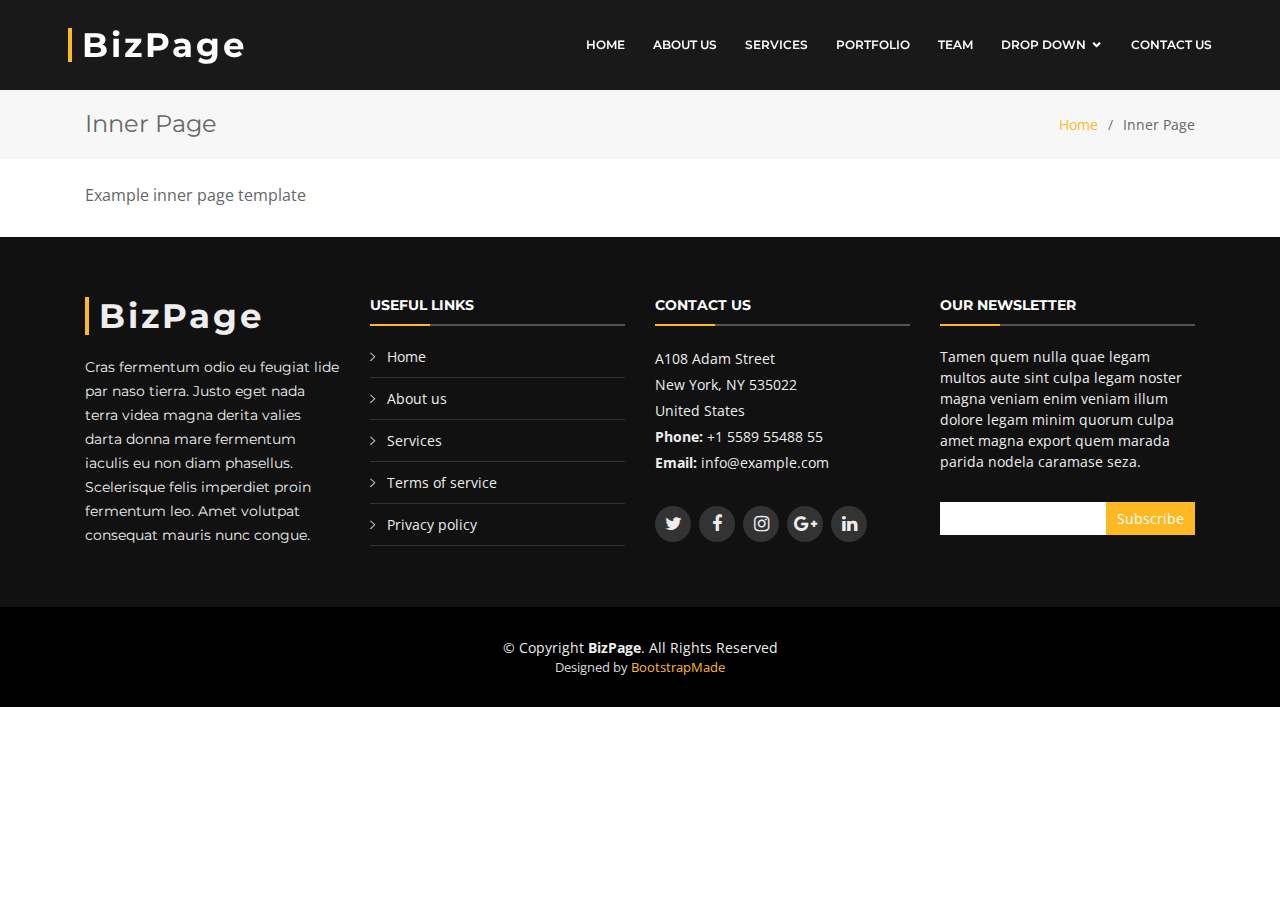
<file: inner-page.html>
<!DOCTYPE html>
<html lang="en">

<head>
  <meta charset="utf-8">
  <meta content="width=device-width, initial-scale=1.0" name="viewport">

  <title>Inner Page - BizPage Bootstrap Template</title>
  <meta content="" name="description">
  <meta content="" name="keywords">

  <!-- Favicons -->
  <link href="assets/img/favicon.png" rel="icon">
  <link href="assets/img/apple-touch-icon.png" rel="apple-touch-icon">

  <!-- Google Fonts -->
  <link href="https://fonts.googleapis.com/css?family=Open+Sans:300,300i,400,400i,700,700i|Montserrat:300,400,500,700" rel="stylesheet">

  <!-- Vendor CSS Files -->
  <link href="assets/vendor/bootstrap/css/bootstrap.min.css" rel="stylesheet">
  <link href="assets/vendor/icofont/icofont.min.css" rel="stylesheet">
  <link href="assets/vendor/font-awesome/css/font-awesome.min.css" rel="stylesheet">
  <link href="assets/vendor/ionicons/css/ionicons.min.css" rel="stylesheet">
  <link href="assets/vendor/animate.css/animate.min.css" rel="stylesheet">
  <link href="assets/vendor/venobox/venobox.css" rel="stylesheet">
  <link href="assets/vendor/owl.carousel/assets/owl.carousel.min.css" rel="stylesheet">
  <link href="assets/vendor/aos/aos.css" rel="stylesheet">

  <!-- Template Main CSS File -->
  <link href="assets/css/style.css" rel="stylesheet">

  <!-- =======================================================
  * Template Name: BizPage - v3.1.0
  * Template URL: https://bootstrapmade.com/bizpage-bootstrap-business-template/
  * Author: BootstrapMade.com
  * License: https://bootstrapmade.com/license/
  ======================================================== -->
</head>

<body>

  <!-- ======= Header ======= -->
  <header id="header" class="fixed-top ">
    <div class="container-fluid">

      <div class="row justify-content-center">
        <div class="col-xl-11 d-flex align-items-center">
          <h1 class="logo mr-auto"><a  href="/">BizPage</a></h1>
          <!-- Uncomment below if you prefer to use an image logo -->
          <!-- <a  href="/" class="logo mr-auto"><img src="assets/img/logo.png" alt="" class="img-fluid"></a>-->

          <nav class="nav-menu d-none d-lg-block">
            <ul>
              <li><a  href="/">Home</a></li>
              <li><a href="#about">About Us</a></li>
              <li><a href="#services">Services</a></li>
              <li><a href="/#portfolio">Portfolio</a></li>
              <li><a href="#team">Team</a></li>
              <li class="drop-down"><a href="">Drop Down</a>
                <ul>
                  <li><a href="#">Drop Down 1</a></li>
                  <li><a href="#">Drop Down 3</a></li>
                  <li><a href="#">Drop Down 4</a></li>
                  <li><a href="#">Drop Down 5</a></li>
                </ul>
              </li>
              <li><a href="/#contact">Contact Us</a></li>

            </ul>
          </nav><!-- .nav-menu -->
        </div>
      </div>

    </div>
  </header><!-- End Header -->

  <main id="main">

    <!-- ======= Breadcrumbs Section ======= -->
    <section class="breadcrumbs">
      <div class="container">

        <div class="d-flex justify-content-between align-items-center">
          <h2>Inner Page</h2>
          <ol>
            <li><a  href="/">Home</a></li>
            <li>Inner Page</li>
          </ol>
        </div>

      </div>
    </section><!-- End Breadcrumbs Section -->

    <section class="inner-page mt-4">
      <div class="container">
        <p>
          Example inner page template
        </p>
      </div>
    </section>

  </main><!-- End #main -->

  <!-- ======= Footer ======= -->
  <footer id="footer">
    <div class="footer-top">
      <div class="container">
        <div class="row">

          <div class="col-lg-3 col-md-6 footer-info">
            <h3>BizPage</h3>
            <p>Cras fermentum odio eu feugiat lide par naso tierra. Justo eget nada terra videa magna derita valies darta donna mare fermentum iaculis eu non diam phasellus. Scelerisque felis imperdiet proin fermentum leo. Amet volutpat consequat mauris nunc congue.</p>
          </div>

          <div class="col-lg-3 col-md-6 footer-links">
            <h4>Useful Links</h4>
            <ul>
              <li><i class="ion-ios-arrow-right"></i> <a href="#">Home</a></li>
              <li><i class="ion-ios-arrow-right"></i> <a href="#">About us</a></li>
              <li><i class="ion-ios-arrow-right"></i> <a href="#">Services</a></li>
              <li><i class="ion-ios-arrow-right"></i> <a href="#">Terms of service</a></li>
              <li><i class="ion-ios-arrow-right"></i> <a href="#">Privacy policy</a></li>
            </ul>
          </div>

          <div class="col-lg-3 col-md-6 footer-contact">
            <h4>Contact Us</h4>
            <p>
              A108 Adam Street <br>
              New York, NY 535022<br>
              United States <br>
              <strong>Phone:</strong> +1 5589 55488 55<br>
              <strong>Email:</strong> info@example.com<br>
            </p>

            <div class="social-links">
              <a href="#" class="twitter"><i class="fa fa-twitter"></i></a>
              <a href="#" class="facebook"><i class="fa fa-facebook"></i></a>
              <a href="#" class="instagram"><i class="fa fa-instagram"></i></a>
              <a href="#" class="google-plus"><i class="fa fa-google-plus"></i></a>
              <a href="#" class="linkedin"><i class="fa fa-linkedin"></i></a>
            </div>

          </div>

          <div class="col-lg-3 col-md-6 footer-newsletter">
            <h4>Our Newsletter</h4>
            <p>Tamen quem nulla quae legam multos aute sint culpa legam noster magna veniam enim veniam illum dolore legam minim quorum culpa amet magna export quem marada parida nodela caramase seza.</p>
            <form action="" method="post">
              <input type="email" name="email"><input type="submit" value="Subscribe">
            </form>
          </div>

        </div>
      </div>
    </div>

    <div class="container">
      <div class="copyright">
        &copy; Copyright <strong>BizPage</strong>. All Rights Reserved
      </div>
      <div class="credits">
        <!--
        All the links in the footer should remain intact.
        You can delete the links only if you purchased the pro version.
        Licensing information: https://bootstrapmade.com/license/
        Purchase the pro version with working PHP/AJAX contact form: https://bootstrapmade.com/buy/?theme=BizPage
      -->
        Designed by <a href="https://bootstrapmade.com/">BootstrapMade</a>
      </div>
    </div>
  </footer><!-- End Footer -->

  <a href="#" class="back-to-top"><i class="fa fa-chevron-up"></i></a>
  <!-- Uncomment below i you want to use a preloader -->
  <!-- <div id="preloader"></div> -->

  <!-- Vendor JS Files -->
  <script src="assets/vendor/jquery/jquery.min.js"></script>
  <script src="assets/vendor/bootstrap/js/bootstrap.bundle.min.js"></script>
  <script src="assets/vendor/jquery.easing/jquery.easing.min.js"></script>
  <script src="assets/vendor/php-email-form/validate.js"></script>
  <script src="assets/vendor/waypoints/jquery.waypoints.min.js"></script>
  <script src="assets/vendor/counterup/counterup.min.js"></script>
  <script src="assets/vendor/isotope-layout/isotope.pkgd.min.js"></script>
  <script src="assets/vendor/venobox/venobox.min.js"></script>
  <script src="assets/vendor/owl.carousel/owl.carousel.min.js"></script>
  <script src="assets/vendor/aos/aos.js"></script>

  <!-- Template Main JS File -->
  <script src="assets/js/main.js"></script>

</body>

</html>
</file>
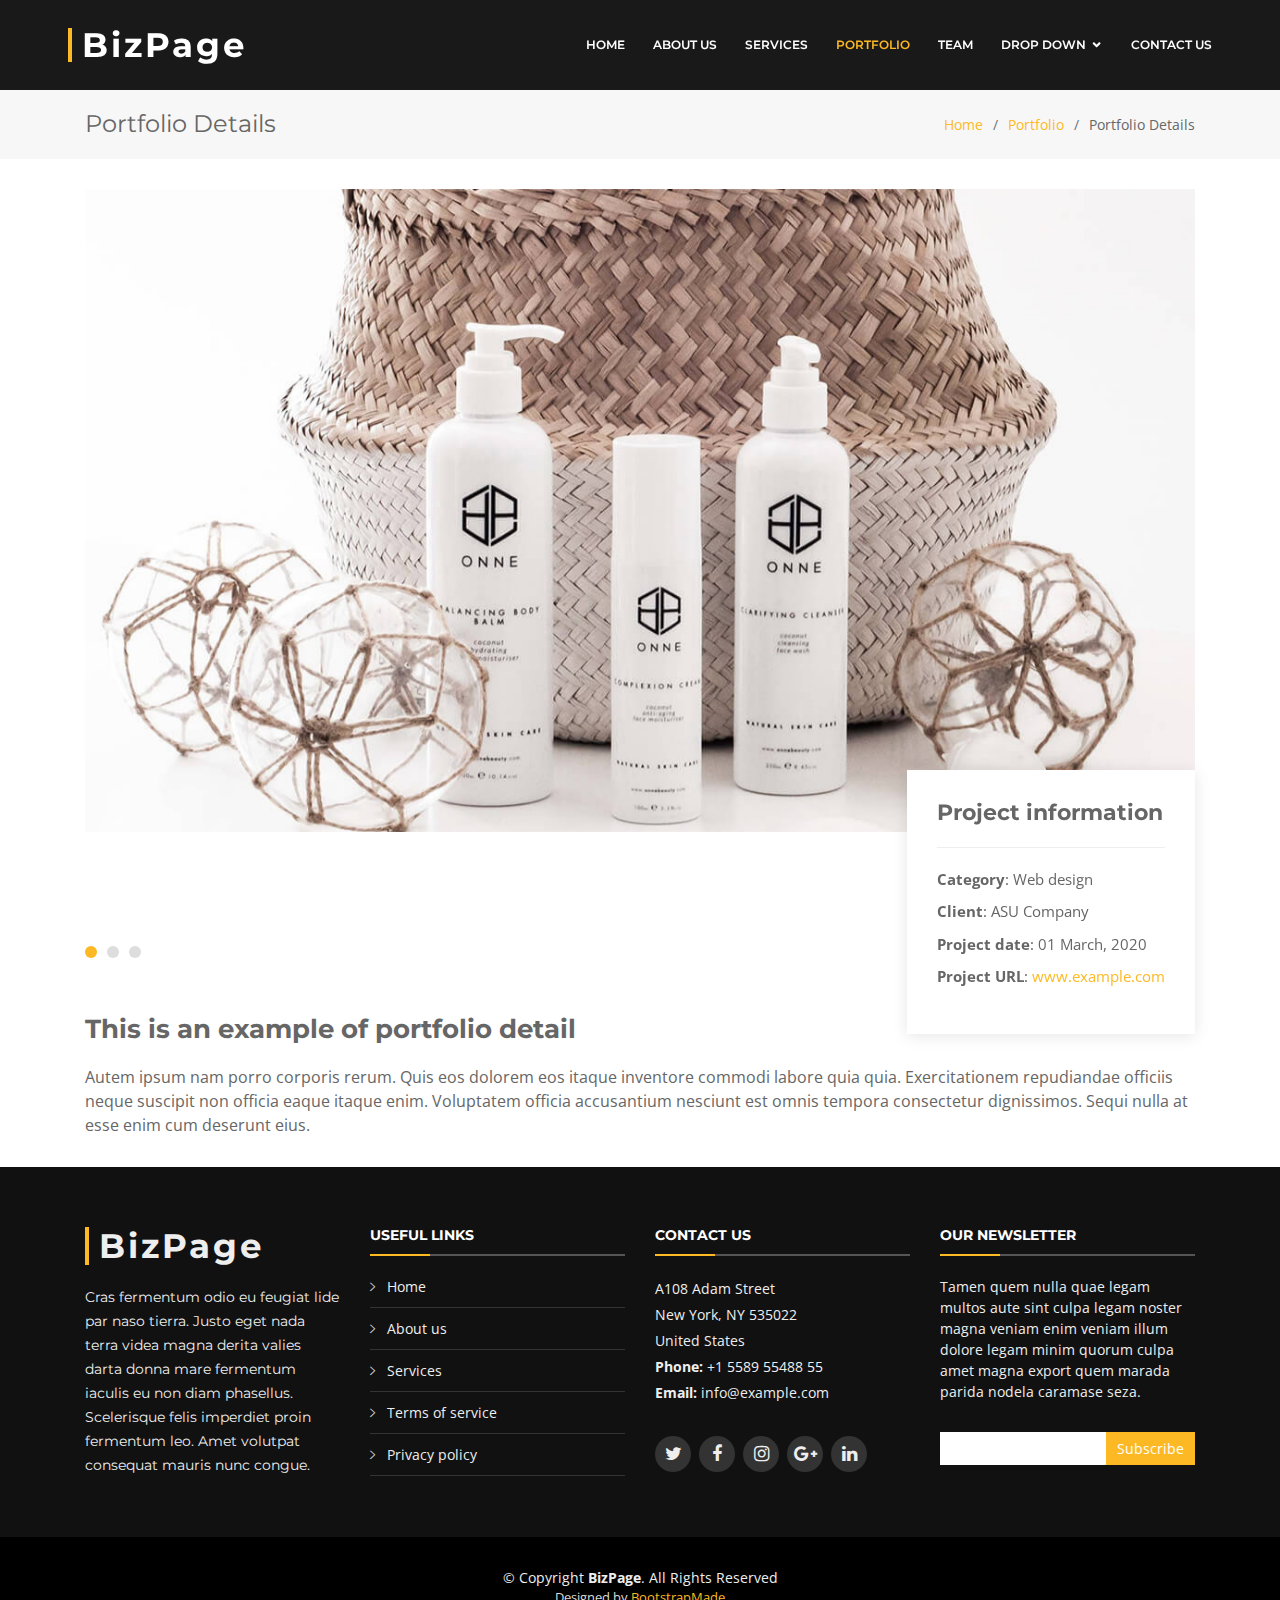
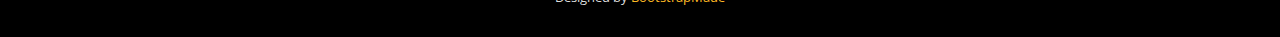
<file: portfolio-details.html>
<!DOCTYPE html>
<html lang="en">

<head>
  <meta charset="utf-8">
  <meta content="width=device-width, initial-scale=1.0" name="viewport">

  <title>Portfolio Details - BizPage Bootstrap Template</title>
  <meta content="" name="description">
  <meta content="" name="keywords">

  <!-- Favicons -->
  <link href="assets/img/favicon.png" rel="icon">
  <link href="assets/img/apple-touch-icon.png" rel="apple-touch-icon">

  <!-- Google Fonts -->
  <link href="https://fonts.googleapis.com/css?family=Open+Sans:300,300i,400,400i,700,700i|Montserrat:300,400,500,700" rel="stylesheet">

  <!-- Vendor CSS Files -->
  <link href="assets/vendor/bootstrap/css/bootstrap.min.css" rel="stylesheet">
  <link href="assets/vendor/icofont/icofont.min.css" rel="stylesheet">
  <link href="assets/vendor/font-awesome/css/font-awesome.min.css" rel="stylesheet">
  <link href="assets/vendor/ionicons/css/ionicons.min.css" rel="stylesheet">
  <link href="assets/vendor/animate.css/animate.min.css" rel="stylesheet">
  <link href="assets/vendor/venobox/venobox.css" rel="stylesheet">
  <link href="assets/vendor/owl.carousel/assets/owl.carousel.min.css" rel="stylesheet">
  <link href="assets/vendor/aos/aos.css" rel="stylesheet">

  <!-- Template Main CSS File -->
  <link href="assets/css/style.css" rel="stylesheet">

  <!-- =======================================================
  * Template Name: BizPage - v3.1.0
  * Template URL: https://bootstrapmade.com/bizpage-bootstrap-business-template/
  * Author: BootstrapMade.com
  * License: https://bootstrapmade.com/license/
  ======================================================== -->
</head>

<body>

  <!-- ======= Header ======= -->
  <header id="header" class="fixed-top ">
    <div class="container-fluid">

      <div class="row justify-content-center">
        <div class="col-xl-11 d-flex align-items-center">
          <h1 class="logo mr-auto"><a  href="/">BizPage</a></h1>
          <!-- Uncomment below if you prefer to use an image logo -->
          <!-- <a  href="/" class="logo mr-auto"><img src="assets/img/logo.png" alt="" class="img-fluid"></a>-->

          <nav class="nav-menu d-none d-lg-block">
            <ul>
              <li><a  href="/">Home</a></li>
              <li><a href="#about">About Us</a></li>
              <li><a href="#services">Services</a></li>
              <li class="active"><a href="/#portfolio">Portfolio</a></li>
              <li><a href="#team">Team</a></li>
              <li class="drop-down"><a href="">Drop Down</a>
                <ul>
                  <li><a href="#">Drop Down 1</a></li>
                  <li><a href="#">Drop Down 3</a></li>
                  <li><a href="#">Drop Down 4</a></li>
                  <li><a href="#">Drop Down 5</a></li>
                </ul>
              </li>
              <li><a href="/#contact">Contact Us</a></li>

            </ul>
          </nav><!-- .nav-menu -->
        </div>
      </div>

    </div>
  </header><!-- End Header -->

  <main id="main">

    <!-- ======= Breadcrumbs Section ======= -->
    <section class="breadcrumbs">
      <div class="container">

        <div class="d-flex justify-content-between align-items-center">
          <h2>Portfolio Details</h2>
          <ol>
            <li><a  href="/">Home</a></li>
            <li><a href="portfolio.html">Portfolio</a></li>
            <li>Portfolio Details</li>
          </ol>
        </div>

      </div>
    </section><!-- Breadcrumbs Section -->

    <!-- ======= Portfolio Details Section ======= -->
    <section class="portfolio-details">
      <div class="container">

        <div class="portfolio-details-container">

          <div class="owl-carousel portfolio-details-carousel">
            <img src="assets/img/portfolio/portfolio-details-1.jpg" class="img-fluid" alt="">
            <img src="assets/img/portfolio/portfolio-details-2.jpg" class="img-fluid" alt="">
            <img src="assets/img/portfolio/portfolio-details-3.jpg" class="img-fluid" alt="">
          </div>

          <div class="portfolio-info">
            <h3>Project information</h3>
            <ul>
              <li><strong>Category</strong>: Web design</li>
              <li><strong>Client</strong>: ASU Company</li>
              <li><strong>Project date</strong>: 01 March, 2020</li>
              <li><strong>Project URL</strong>: <a href="#">www.example.com</a></li>
            </ul>
          </div>

        </div>

        <div class="portfolio-description">
          <h2>This is an example of portfolio detail</h2>
          <p>
            Autem ipsum nam porro corporis rerum. Quis eos dolorem eos itaque inventore commodi labore quia quia. Exercitationem repudiandae officiis neque suscipit non officia eaque itaque enim. Voluptatem officia accusantium nesciunt est omnis tempora consectetur dignissimos. Sequi nulla at esse enim cum deserunt eius.
          </p>
        </div>
      </div>
    </section><!-- End Portfolio Details Section -->

  </main><!-- End #main -->

  <!-- ======= Footer ======= -->
  <footer id="footer">
    <div class="footer-top">
      <div class="container">
        <div class="row">

          <div class="col-lg-3 col-md-6 footer-info">
            <h3>BizPage</h3>
            <p>Cras fermentum odio eu feugiat lide par naso tierra. Justo eget nada terra videa magna derita valies darta donna mare fermentum iaculis eu non diam phasellus. Scelerisque felis imperdiet proin fermentum leo. Amet volutpat consequat mauris nunc congue.</p>
          </div>

          <div class="col-lg-3 col-md-6 footer-links">
            <h4>Useful Links</h4>
            <ul>
              <li><i class="ion-ios-arrow-right"></i> <a href="#">Home</a></li>
              <li><i class="ion-ios-arrow-right"></i> <a href="#">About us</a></li>
              <li><i class="ion-ios-arrow-right"></i> <a href="#">Services</a></li>
              <li><i class="ion-ios-arrow-right"></i> <a href="#">Terms of service</a></li>
              <li><i class="ion-ios-arrow-right"></i> <a href="#">Privacy policy</a></li>
            </ul>
          </div>

          <div class="col-lg-3 col-md-6 footer-contact">
            <h4>Contact Us</h4>
            <p>
              A108 Adam Street <br>
              New York, NY 535022<br>
              United States <br>
              <strong>Phone:</strong> +1 5589 55488 55<br>
              <strong>Email:</strong> info@example.com<br>
            </p>

            <div class="social-links">
              <a href="#" class="twitter"><i class="fa fa-twitter"></i></a>
              <a href="#" class="facebook"><i class="fa fa-facebook"></i></a>
              <a href="#" class="instagram"><i class="fa fa-instagram"></i></a>
              <a href="#" class="google-plus"><i class="fa fa-google-plus"></i></a>
              <a href="#" class="linkedin"><i class="fa fa-linkedin"></i></a>
            </div>

          </div>

          <div class="col-lg-3 col-md-6 footer-newsletter">
            <h4>Our Newsletter</h4>
            <p>Tamen quem nulla quae legam multos aute sint culpa legam noster magna veniam enim veniam illum dolore legam minim quorum culpa amet magna export quem marada parida nodela caramase seza.</p>
            <form action="" method="post">
              <input type="email" name="email"><input type="submit" value="Subscribe">
            </form>
          </div>

        </div>
      </div>
    </div>

    <div class="container">
      <div class="copyright">
        &copy; Copyright <strong>BizPage</strong>. All Rights Reserved
      </div>
      <div class="credits">
        <!--
        All the links in the footer should remain intact.
        You can delete the links only if you purchased the pro version.
        Licensing information: https://bootstrapmade.com/license/
        Purchase the pro version with working PHP/AJAX contact form: https://bootstrapmade.com/buy/?theme=BizPage
      -->
        Designed by <a href="https://bootstrapmade.com/">BootstrapMade</a>
      </div>
    </div>
  </footer><!-- End Footer -->

  <a href="#" class="back-to-top"><i class="fa fa-chevron-up"></i></a>
  <!-- Uncomment below i you want to use a preloader -->
  <!-- <div id="preloader"></div> -->

  <!-- Vendor JS Files -->
  <script src="assets/vendor/jquery/jquery.min.js"></script>
  <script src="assets/vendor/bootstrap/js/bootstrap.bundle.min.js"></script>
  <script src="assets/vendor/jquery.easing/jquery.easing.min.js"></script>
  <script src="assets/vendor/php-email-form/validate.js"></script>
  <script src="assets/vendor/waypoints/jquery.waypoints.min.js"></script>
  <script src="assets/vendor/counterup/counterup.min.js"></script>
  <script src="assets/vendor/isotope-layout/isotope.pkgd.min.js"></script>
  <script src="assets/vendor/venobox/venobox.min.js"></script>
  <script src="assets/vendor/owl.carousel/owl.carousel.min.js"></script>
  <script src="assets/vendor/aos/aos.js"></script>

  <!-- Template Main JS File -->
  <script src="assets/js/main.js"></script>

</body>

</html>
</file>
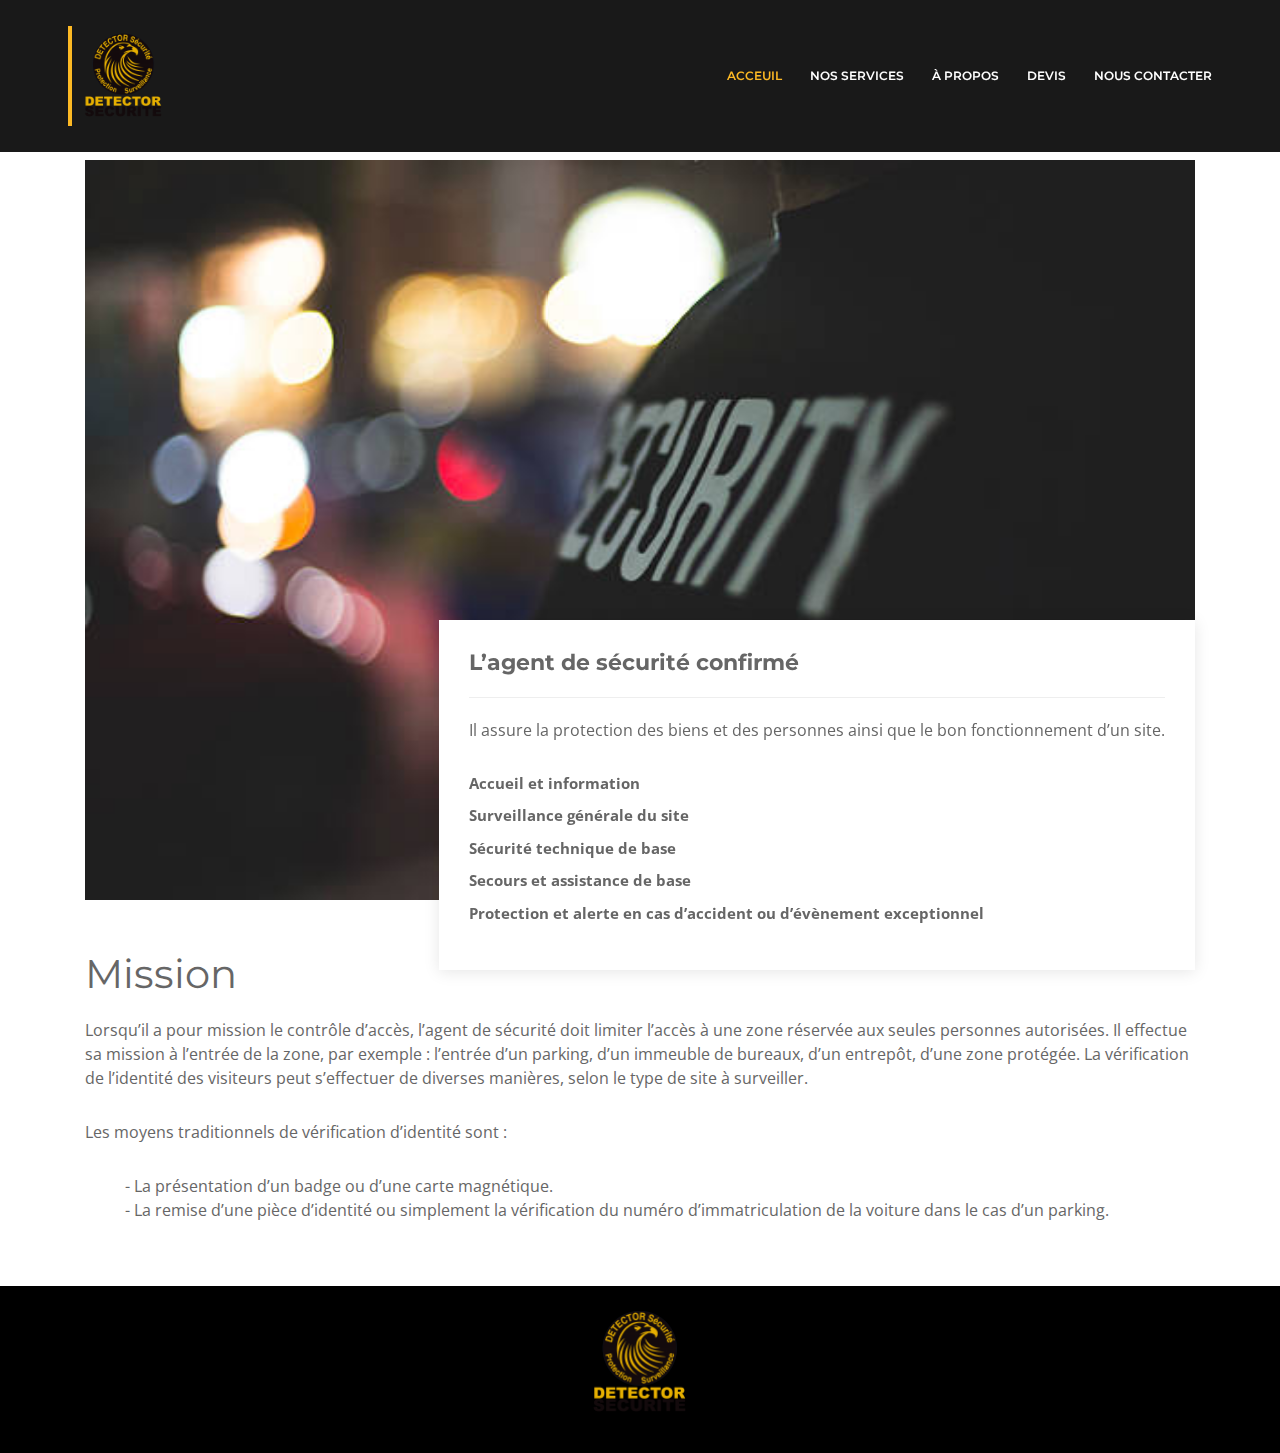
<file: categorys/agent-securite-confirme.html>
<!DOCTYPE html>
<html lang="en">

<head>
  <meta charset="utf-8">
  <meta content="width=device-width, initial-scale=1.0" name="viewport">

  <title>Portfolio Details - BizPage Bootstrap Template</title>
  <meta content="" name="description">
  <meta content="" name="keywords">

  <!-- Favicons -->
  <link href="../assets/img/favicon.png" rel="icon">
  <link href="../assets/img/apple-touch-icon.png" rel="apple-touch-icon">

  <!-- Google Fonts -->
  <link href="https://fonts.googleapis.com/css?family=Open+Sans:300,300i,400,400i,700,700i|Montserrat:300,400,500,700" rel="stylesheet">

  <!-- Vendor CSS Files -->
  <link href="../assets/vendor/bootstrap/css/bootstrap.min.css" rel="stylesheet">
  <link href="../assets/vendor/icofont/icofont.min.css" rel="stylesheet">
  <link href="../assets/vendor/font-awesome/css/font-awesome.min.css" rel="stylesheet">
  <link href="../assets/vendor/ionicons/css/ionicons.min.css" rel="stylesheet">
  <link href="../assets/vendor/animate.css/animate.min.css" rel="stylesheet">
  <link href="../assets/vendor/venobox/venobox.css" rel="stylesheet">
  <link href="../assets/vendor/owl.carousel/assets/owl.carousel.min.css" rel="stylesheet">
  <link href="../assets/vendor/aos/aos.css" rel="stylesheet">

  <!-- Template Main CSS File -->
  <link href="../assets/css/style.css" rel="stylesheet">

  <!-- =======================================================
  * Template Name: BizPage - v3.1.0
  * Template URL: https://bootstrapmade.com/bizpage-bootstrap-business-template/
  * Author: BootstrapMade.com
  * License: https://bootstrapmade.com/license/
  ======================================================== -->
</head>

<body style="transform-origin: left top 0px; transform: none;!important">

  <!-- ======= Header ======= -->
  <header id="header" class="fixed-top ">
    <div class="container-fluid">

      <div class="row justify-content-center">
        <div class="col-xl-11 d-flex align-items-center">
          <!-- Uncomment below if you prefer to use an image logo -->
          <a  href="/" class="logo mr-auto"><img src="../assets/img/logo.png" alt="" class="img-fluid"></a>

          <nav class="nav-menu d-none d-lg-block">
            <ul>
              <li class="active"><a  href="/">Acceuil</a></li>
              <li><a href="/#portfolio">Nos services</a></li>
              <li><a href="/#facts">À propos</a></li>
              <li><a href="/#devis">Devis</a></li>
              <li><a href="/#contact">Nous contacter</a></li>
            </ul>
          </nav><!-- .nav-menu -->
        </div>
      </div>

    </div>
  </header><!-- End Header -->

  <main id="main" class="mb-5">

    <!-- ======= Breadcrumbs Section ======= -->
    <section class="breadcrumbs">
      <div class="container">

      </div>
    </section><!-- Breadcrumbs Section -->

    <!-- ======= Portfolio Details Section ======= -->
    <section class="portfolio-details">
      <div class="container">

        <div class="portfolio-details-container">

          <div class="owl-carousel portfolio-details-carousel">
            <img src="../assets/img/intro-carousel/2.jpg" class="img-fluid h-25" alt="">

          </div>

          <div class="portfolio-info">
            <h3>L’agent de sécurité confirmé</h3>
            <p>Il assure la protection des biens et des personnes ainsi que le bon fonctionnement d’un site.</p>
            <ul>
              <li><strong>Accueil et information</strong></li>
              <li><strong>Surveillance générale du site</strong></li>
              <li><strong>Sécurité technique de base</strong></li>
              <li><strong>Secours et assistance de base</strong></li>
              <li><strong>Protection et alerte en cas d’accident ou d’évènement exceptionnel</strong></li>
            </ul>
          </div>

        </div>

        <div class="portfolio-description">
          <h1>Mission</h1>
          <p>Lorsqu’il a pour mission le contrôle d’accès, l’agent de sécurité doit limiter l’accès à une zone réservée aux seules personnes autorisées. Il effectue sa mission à l’entrée de la zone, par exemple : l’entrée d’un parking, d’un immeuble de bureaux, d’un entrepôt, d’une zone protégée. La vérification de l’identité des visiteurs peut s’effectuer de diverses manières, selon le type de site à surveiller.</p>
          <p>Les moyens traditionnels de vérification d’identité sont :</p>
          <ul style="list-style: none;">
            <li> - La présentation d’un badge ou d’une carte magnétique.</li>
            <li> - La remise d’une pièce d’identité ou simplement la vérification du numéro d’immatriculation de la voiture dans le cas d’un parking.</li>
          </ul>
        </div>
      </div>
    </section><!-- End Portfolio Details Section -->

  </main><!-- End #main -->

  <!-- ======= Footer ======= -->
  <footer id="footer">
    <div class="container text-center pt-3">
      <a  href="/" class="logo mr-auto"><img src="../assets/img/logo.png" height="200" width="100" alt="" class="img-fluid"></a>
    </div>
  </footer><!-- End Footer -->

  <a href="#" class="back-to-top"><i class="fa fa-chevron-up"></i></a>
  <!-- Uncomment below i you want to use a preloader -->
  <!-- <div id="preloader"></div> -->

  <!-- Vendor JS Files -->
  <script src="../assets/vendor/jquery/jquery.min.js"></script>
  <script src="../assets/vendor/bootstrap/js/bootstrap.bundle.min.js"></script>
  <script src="../assets/vendor/jquery.easing/jquery.easing.min.js"></script>
  <script src="../assets/vendor/php-email-form/validate.js"></script>
  <script src="../assets/vendor/waypoints/jquery.waypoints.min.js"></script>
  <script src="../assets/vendor/counterup/counterup.min.js"></script>
  <script src="../assets/vendor/isotope-layout/isotope.pkgd.min.js"></script>
  <script src="../assets/vendor/venobox/venobox.min.js"></script>
  <script src="../assets/vendor/owl.carousel/owl.carousel.min.js"></script>
   

  <!-- Template Main JS File -->
  <script src="../assets/js/main.js"></script>

</body>

</html>
</file>
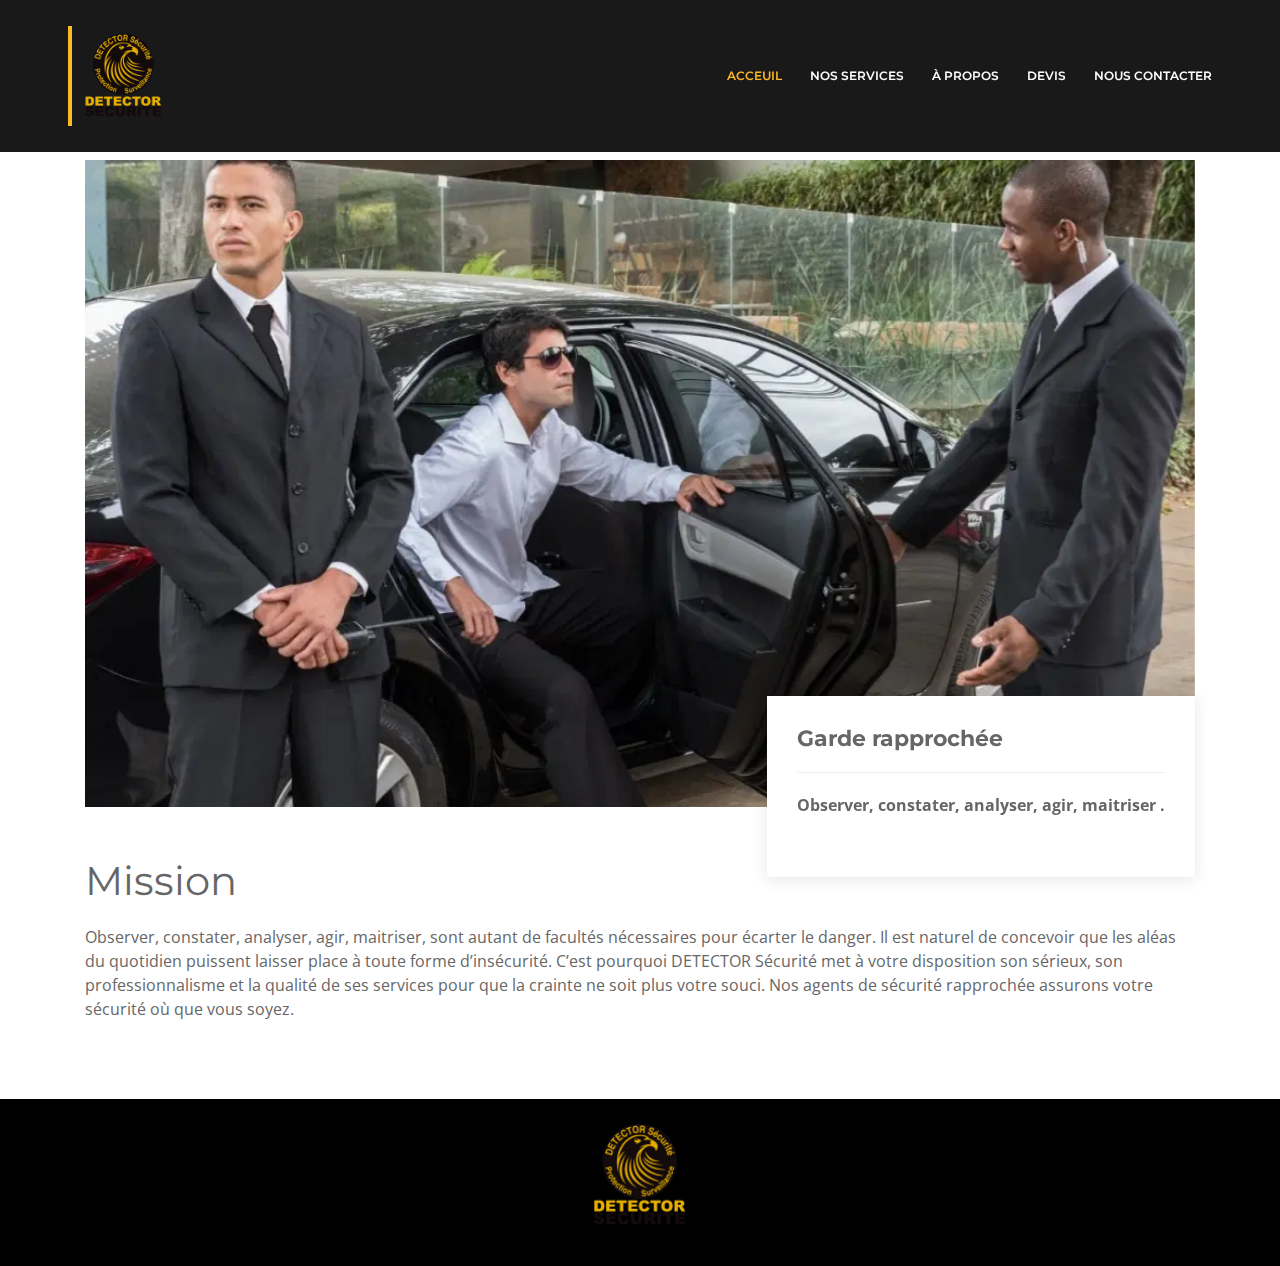
<file: categorys/garde-raprochee.html>
<!DOCTYPE html>
<html lang="en">

<head>
  <meta charset="utf-8">
  <meta content="width=device-width, initial-scale=1.0" name="viewport">

  <title>Portfolio Details - BizPage Bootstrap Template</title>
  <meta content="" name="description">
  <meta content="" name="keywords">

  <!-- Favicons -->
  <link href="../assets/img/favicon.png" rel="icon">
  <link href="../assets/img/apple-touch-icon.png" rel="apple-touch-icon">

  <!-- Google Fonts -->
  <link href="https://fonts.googleapis.com/css?family=Open+Sans:300,300i,400,400i,700,700i|Montserrat:300,400,500,700" rel="stylesheet">

  <!-- Vendor CSS Files -->
  <link href="../assets/vendor/bootstrap/css/bootstrap.min.css" rel="stylesheet">
  <link href="../assets/vendor/icofont/icofont.min.css" rel="stylesheet">
  <link href="../assets/vendor/font-awesome/css/font-awesome.min.css" rel="stylesheet">
  <link href="../assets/vendor/ionicons/css/ionicons.min.css" rel="stylesheet">
  <link href="../assets/vendor/animate.css/animate.min.css" rel="stylesheet">
  <link href="../assets/vendor/venobox/venobox.css" rel="stylesheet">
  <link href="../assets/vendor/owl.carousel/assets/owl.carousel.min.css" rel="stylesheet">
  <link href="../assets/vendor/aos/aos.css" rel="stylesheet">

  <!-- Template Main CSS File -->
  <link href="../assets/css/style.css" rel="stylesheet">

  <!-- =======================================================
  * Template Name: BizPage - v3.1.0
  * Template URL: https://bootstrapmade.com/bizpage-bootstrap-business-template/
  * Author: BootstrapMade.com
  * License: https://bootstrapmade.com/license/
  ======================================================== -->
</head>

<body style="transform-origin: left top 0px; transform: none;!important">

  <!-- ======= Header ======= -->
  <header id="header" class="fixed-top ">
    <div class="container-fluid">

      <div class="row justify-content-center">
        <div class="col-xl-11 d-flex align-items-center">
          <!-- Uncomment below if you prefer to use an image logo -->
          <a  href="/" class="logo mr-auto"><img src="../assets/img/logo.png" alt="" class="img-fluid"></a>

          <nav class="nav-menu d-none d-lg-block">
            <ul>
              <li class="active"><a  href="/">Acceuil</a></li>
              <li><a href="/#portfolio">Nos services</a></li>
              <li><a href="/#facts">À propos</a></li>
              <li><a href="/#devis">Devis</a></li>
              <li><a href="/#contact">Nous contacter</a></li>
            </ul>
          </nav><!-- .nav-menu -->
        </div>
      </div>

    </div>
  </header><!-- End Header -->

  <main id="main" class="mb-5">

    <!-- ======= Breadcrumbs Section ======= -->
    <section class="breadcrumbs">
      <div class="container">

      </div>
    </section><!-- Breadcrumbs Section -->

    <!-- ======= Portfolio Details Section ======= -->
    <section class="portfolio-details">
      <div class="container">

        <div class="portfolio-details-container">

          <div class="owl-carousel portfolio-details-carousel">
            <img src="../assets/img/portfolio/app2.jpg" class="img-fluid h-25" alt="">

          </div>

          <div class="portfolio-info" style="max-width: 500px">
            <h3>Garde rapprochée</h3>
            <p><strong>Observer, constater, analyser, agir, maitriser .</strong></p>
          </div>

        </div>

        <div class="portfolio-description">
          <h1>Mission</h1>
          <p>
            Observer, constater, analyser, agir, maitriser, sont autant de facultés nécessaires pour écarter le danger. Il est naturel de concevoir que les aléas du quotidien puissent laisser place à toute forme d’insécurité. C’est pourquoi DETECTOR Sécurité met à votre disposition son sérieux, son professionnalisme et la qualité de ses services pour que la crainte ne soit plus votre souci.  Nos agents de sécurité rapprochée assurons votre sécurité où que vous soyez.
          </p>
        </div>
      </div>
    </section><!-- End Portfolio Details Section -->

  </main><!-- End #main -->

  <!-- ======= Footer ======= -->
  <footer id="footer">
    <div class="container text-center pt-3">
      <a  href="/" class="logo mr-auto"><img src="../assets/img/logo.png" height="200" width="100" alt="" class="img-fluid"></a>
    </div>
  </footer><!-- End Footer -->

  <a href="#" class="back-to-top"><i class="fa fa-chevron-up"></i></a>
  <!-- Uncomment below i you want to use a preloader -->
  <!-- <div id="preloader"></div> -->

  <!-- Vendor JS Files -->
  <script src="../assets/vendor/jquery/jquery.min.js"></script>
  <script src="../assets/vendor/bootstrap/js/bootstrap.bundle.min.js"></script>
  <script src="../assets/vendor/jquery.easing/jquery.easing.min.js"></script>
  <script src="../assets/vendor/php-email-form/validate.js"></script>
  <script src="../assets/vendor/waypoints/jquery.waypoints.min.js"></script>
  <script src="../assets/vendor/counterup/counterup.min.js"></script>
  <script src="../assets/vendor/isotope-layout/isotope.pkgd.min.js"></script>
  <script src="../assets/vendor/venobox/venobox.min.js"></script>
  <script src="../assets/vendor/owl.carousel/owl.carousel.min.js"></script>

  <!-- Template Main JS File -->
  <script src="../assets/js/main.js"></script>

</body>

</html>
</file>
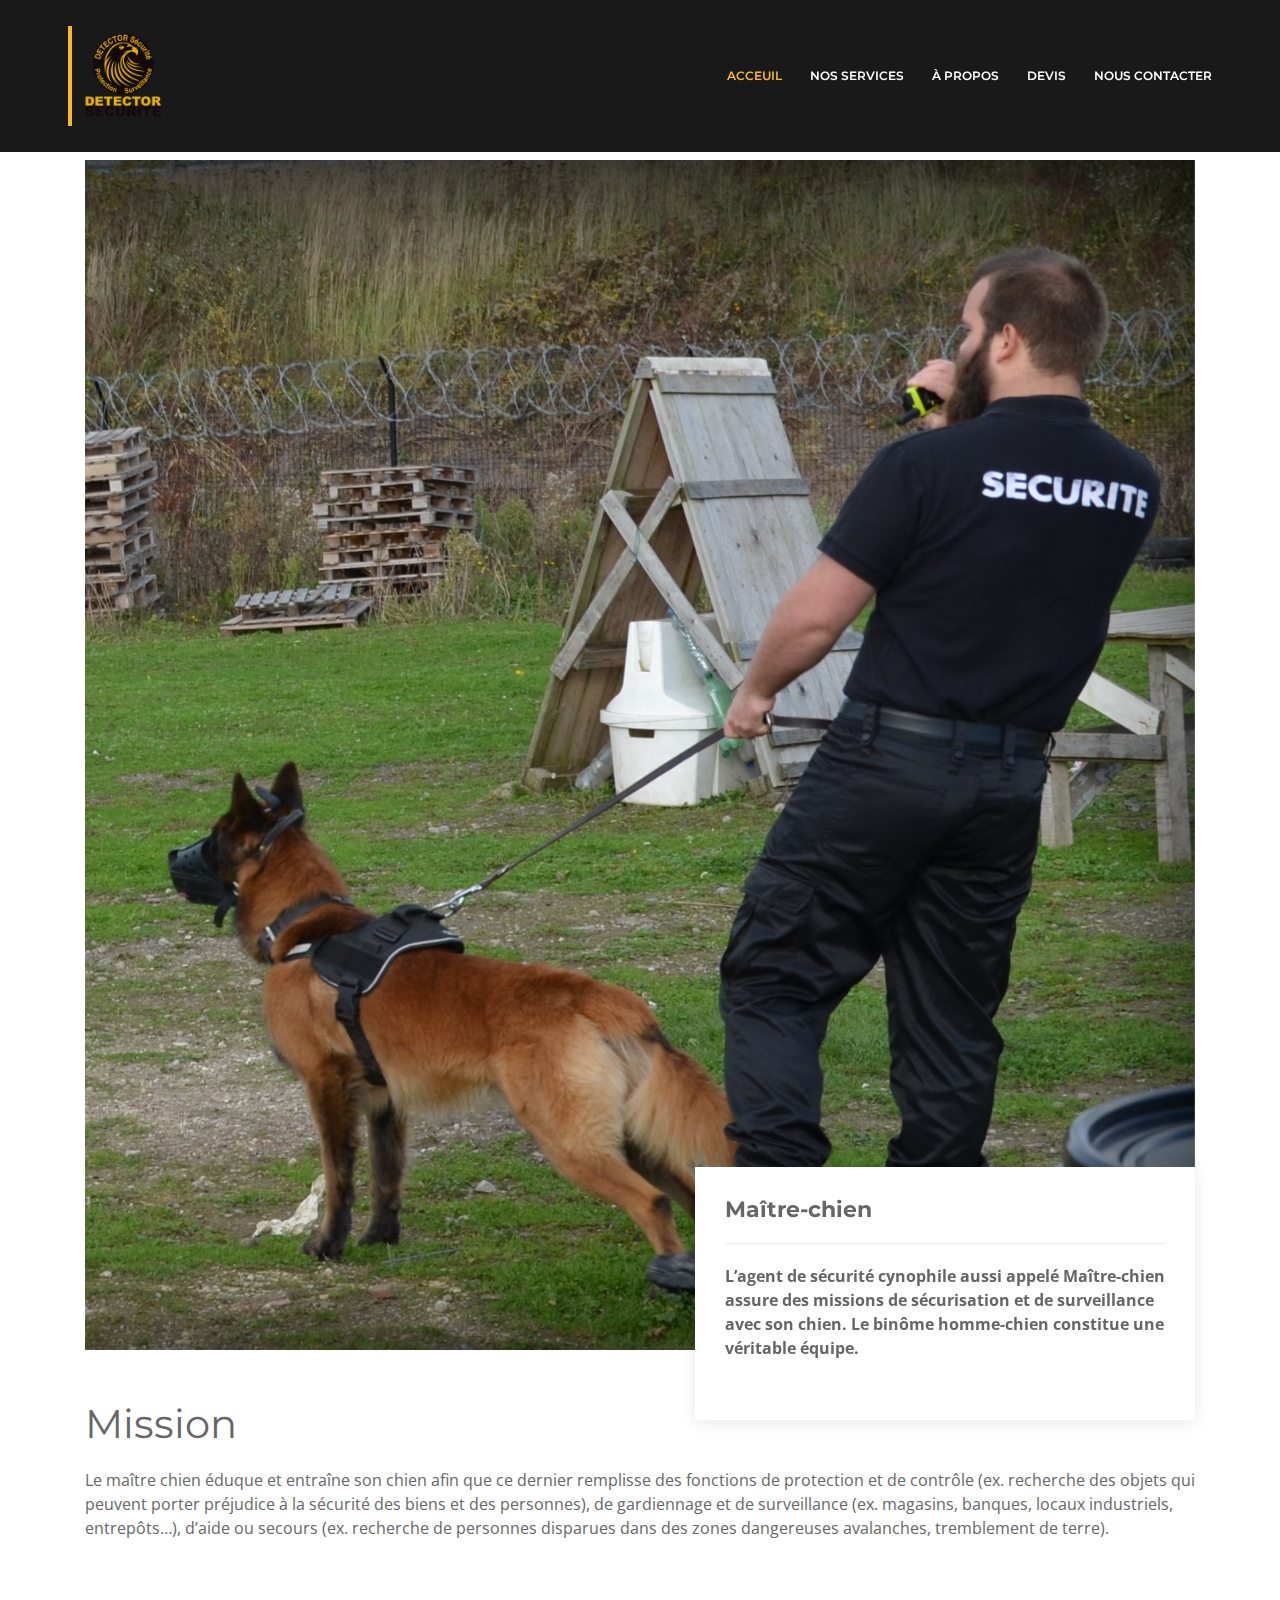
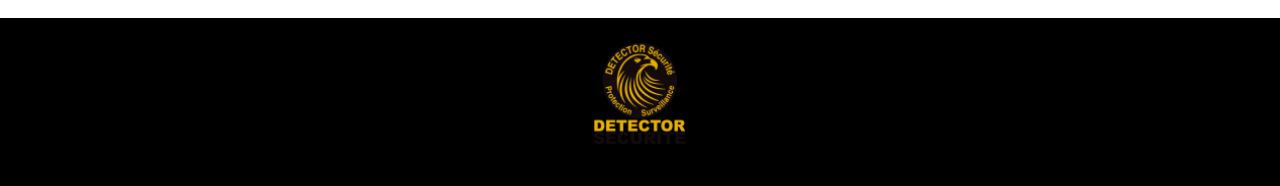
<file: categorys/maitre-chien.html>
<!DOCTYPE html>
<html lang="en">

<head>
  <meta charset="utf-8">
  <meta content="width=device-width, initial-scale=1.0" name="viewport">

  <title>Portfolio Details - BizPage Bootstrap Template</title>
  <meta content="" name="description">
  <meta content="" name="keywords">

  <!-- Favicons -->
  <link href="../assets/img/favicon.png" rel="icon">
  <link href="../assets/img/apple-touch-icon.png" rel="apple-touch-icon">

  <!-- Google Fonts -->
  <link href="https://fonts.googleapis.com/css?family=Open+Sans:300,300i,400,400i,700,700i|Montserrat:300,400,500,700" rel="stylesheet">

  <!-- Vendor CSS Files -->
  <link href="../assets/vendor/bootstrap/css/bootstrap.min.css" rel="stylesheet">
  <link href="../assets/vendor/icofont/icofont.min.css" rel="stylesheet">
  <link href="../assets/vendor/font-awesome/css/font-awesome.min.css" rel="stylesheet">
  <link href="../assets/vendor/ionicons/css/ionicons.min.css" rel="stylesheet">
  <link href="../assets/vendor/animate.css/animate.min.css" rel="stylesheet">
  <link href="../assets/vendor/venobox/venobox.css" rel="stylesheet">
  <link href="../assets/vendor/owl.carousel/assets/owl.carousel.min.css" rel="stylesheet">
  <link href="../assets/vendor/aos/aos.css" rel="stylesheet">

  <!-- Template Main CSS File -->
  <link href="../assets/css/style.css" rel="stylesheet">

  <!-- =======================================================
  * Template Name: BizPage - v3.1.0
  * Template URL: https://bootstrapmade.com/bizpage-bootstrap-business-template/
  * Author: BootstrapMade.com
  * License: https://bootstrapmade.com/license/
  ======================================================== -->
</head>

<body style="transform-origin: left top 0px; transform: none;!important">

  <!-- ======= Header ======= -->
  <header id="header" class="fixed-top ">
    <div class="container-fluid">

      <div class="row justify-content-center">
        <div class="col-xl-11 d-flex align-items-center">
          <!-- Uncomment below if you prefer to use an image logo -->
          <a  href="/" class="logo mr-auto"><img src="../assets/img/logo.png" alt="" class="img-fluid"></a>

          <nav class="nav-menu d-none d-lg-block">
            <ul>
              <li class="active"><a  href="/">Acceuil</a></li>
              <li><a href="/#portfolio">Nos services</a></li>
              <li><a href="/#facts">À propos</a></li>
              <li><a href="/#devis">Devis</a></li>
              <li><a href="/#contact">Nous contacter</a></li>
            </ul>
          </nav><!-- .nav-menu -->
        </div>
      </div>

    </div>
  </header><!-- End Header -->

  <main id="main" class="mb-5">

    <!-- ======= Breadcrumbs Section ======= -->
    <section class="breadcrumbs">
      <div class="container">

      </div>
    </section><!-- Breadcrumbs Section -->

    <!-- ======= Portfolio Details Section ======= -->
    <section class="portfolio-details">
      <div class="container">

        <div class="portfolio-details-container">

          <div class="owl-carousel portfolio-details-carousel">
            <img src="../assets/img/intro-carousel/3.jpg" class="img-fluid h-25" alt="">
          </div>

          <div class="portfolio-info" style="max-width: 500px">
            <h3>Maître-chien</h3>
            <p><strong>L’agent de sécurité cynophile aussi appelé Maître-chien assure des missions de sécurisation et de surveillance avec son chien. Le binôme homme-chien constitue une véritable équipe.</strong></p>
          </div>

        </div>

        <div class="portfolio-description">
          <h1>Mission</h1>
          <p>Le maître chien éduque et entraîne son chien afin que ce dernier remplisse des fonctions de protection et de contrôle (ex. recherche des objets qui peuvent porter préjudice à la sécurité des biens et des personnes), de gardiennage et de surveillance (ex. magasins, banques, locaux industriels, entrepôts…), d’aide ou secours (ex. recherche de personnes disparues dans des zones dangereuses avalanches, tremblement de terre).</p>
        </div>
      </div>
    </section><!-- End Portfolio Details Section -->

  </main><!-- End #main -->

  <!-- ======= Footer ======= -->
  <footer id="footer">
    <div class="container text-center pt-3">
      <a  href="/" class="logo mr-auto"><img src="../assets/img/logo.png" height="200" width="100" alt="" class="img-fluid"></a>
    </div>
  </footer><!-- End Footer -->

  <a href="#" class="back-to-top"><i class="fa fa-chevron-up"></i></a>
  <!-- Uncomment below i you want to use a preloader -->
  <!-- <div id="preloader"></div> -->

  <!-- Vendor JS Files -->
  <script src="../assets/vendor/jquery/jquery.min.js"></script>
  <script src="../assets/vendor/bootstrap/js/bootstrap.bundle.min.js"></script>
  <script src="../assets/vendor/jquery.easing/jquery.easing.min.js"></script>
  <script src="../assets/vendor/php-email-form/validate.js"></script>
  <script src="../assets/vendor/waypoints/jquery.waypoints.min.js"></script>
  <script src="../assets/vendor/counterup/counterup.min.js"></script>
  <script src="../assets/vendor/isotope-layout/isotope.pkgd.min.js"></script>
  <script src="../assets/vendor/venobox/venobox.min.js"></script>
  <script src="../assets/vendor/owl.carousel/owl.carousel.min.js"></script>
   

  <!-- Template Main JS File -->
  <script src="../assets/js/main.js"></script>

</body>

</html>
</file>
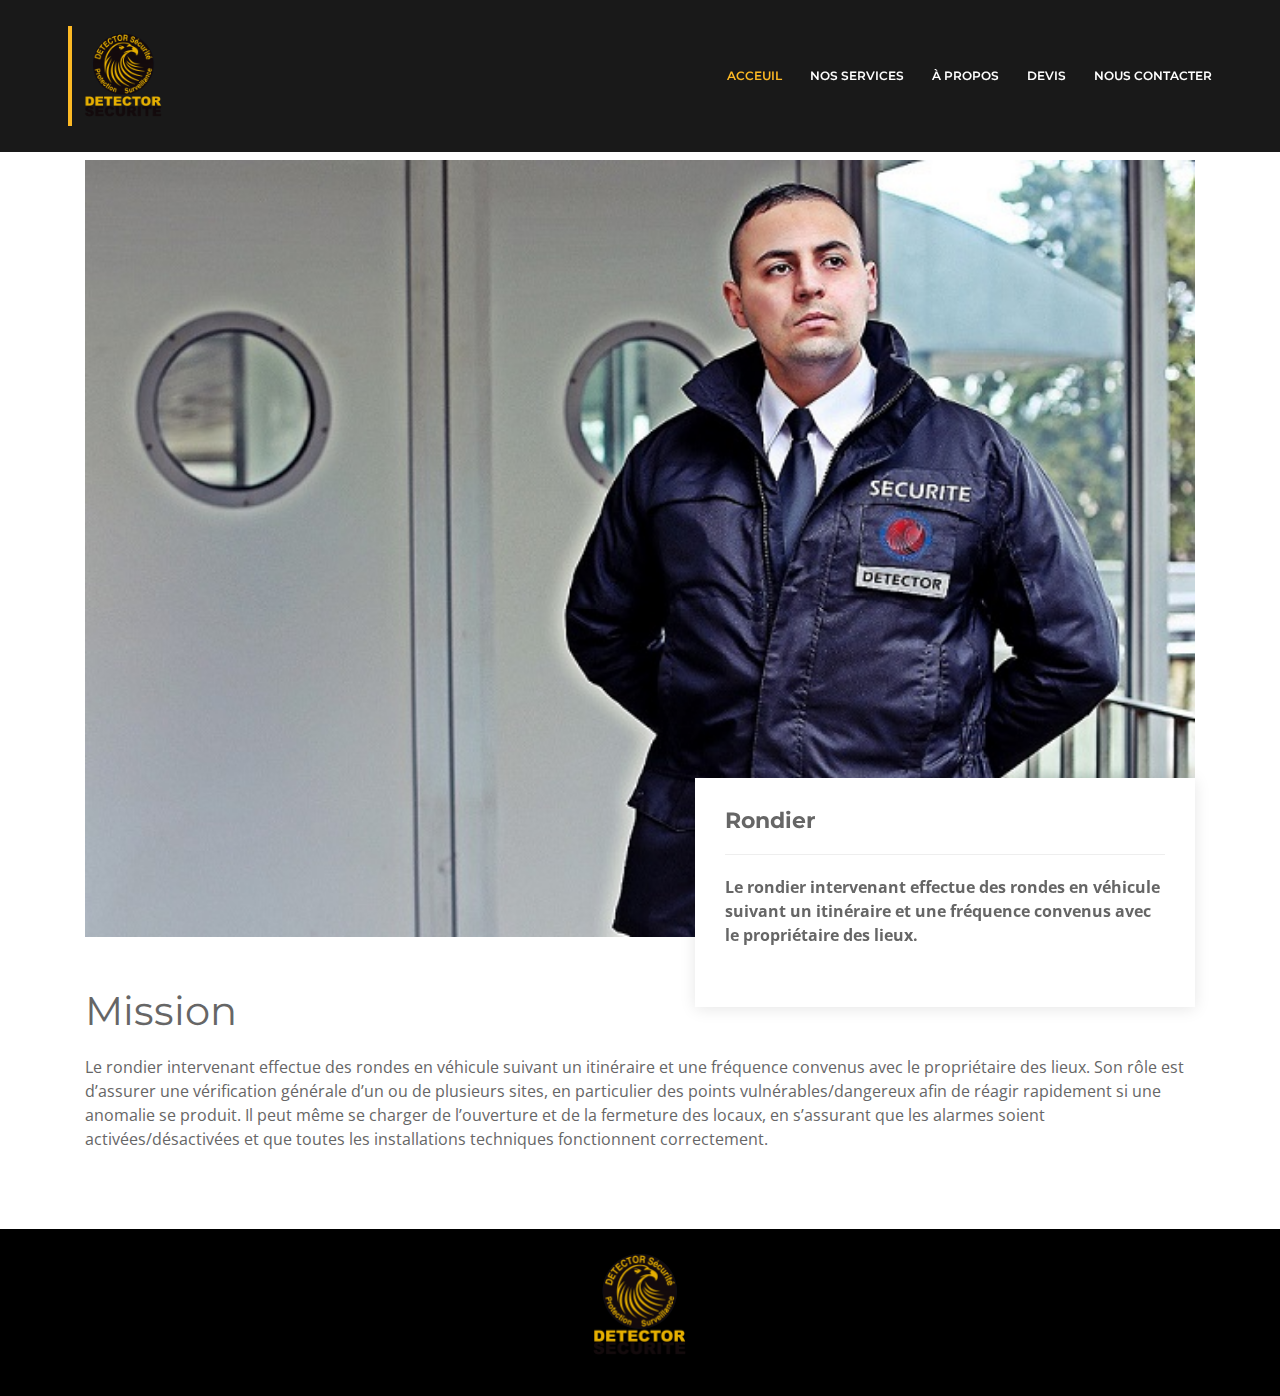
<file: categorys/rondier.html>
<!DOCTYPE html>
<html lang="en">

<head>
  <meta charset="utf-8">
  <meta content="width=device-width, initial-scale=1.0" name="viewport">

  <title>Portfolio Details - BizPage Bootstrap Template</title>
  <meta content="" name="description">
  <meta content="" name="keywords">

  <!-- Favicons -->
  <link href="../assets/img/favicon.png" rel="icon">
  <link href="../assets/img/apple-touch-icon.png" rel="apple-touch-icon">

  <!-- Google Fonts -->
  <link href="https://fonts.googleapis.com/css?family=Open+Sans:300,300i,400,400i,700,700i|Montserrat:300,400,500,700" rel="stylesheet">

  <!-- Vendor CSS Files -->
  <link href="../assets/vendor/bootstrap/css/bootstrap.min.css" rel="stylesheet">
  <link href="../assets/vendor/icofont/icofont.min.css" rel="stylesheet">
  <link href="../assets/vendor/font-awesome/css/font-awesome.min.css" rel="stylesheet">
  <link href="../assets/vendor/ionicons/css/ionicons.min.css" rel="stylesheet">
  <link href="../assets/vendor/animate.css/animate.min.css" rel="stylesheet">
  <link href="../assets/vendor/venobox/venobox.css" rel="stylesheet">
  <link href="../assets/vendor/owl.carousel/assets/owl.carousel.min.css" rel="stylesheet">
  <link href="../assets/vendor/aos/aos.css" rel="stylesheet">

  <!-- Template Main CSS File -->
  <link href="../assets/css/style.css" rel="stylesheet">

  <!-- =======================================================
  * Template Name: BizPage - v3.1.0
  * Template URL: https://bootstrapmade.com/bizpage-bootstrap-business-template/
  * Author: BootstrapMade.com
  * License: https://bootstrapmade.com/license/
  ======================================================== -->
</head>

<body style="transform-origin: left top 0px; transform: none;!important">

  <!-- ======= Header ======= -->
  <header id="header" class="fixed-top">
    <div class="container-fluid">

      <div class="row justify-content-center">
        <div class="col-xl-11 d-flex align-items-center">
          <!-- Uncomment below if you prefer to use an image logo -->
          <a href="../index.html" class="logo mr-auto"><img src="../assets/img/logo.png" alt="" class="img-fluid"></a>

          <nav class="nav-menu d-none d-lg-block">
            <ul>
              <li class="active"><a href="../index.html">Acceuil</a></li>
              <li><a href="../index.html#portfolio">Nos services</a></li>
              <li><a href="../index.html#facts">À propos</a></li>
              <li><a href="../index.html#devis">Devis</a></li>
              <li><a href="../index.html#contact">Nous contacter</a></li>
            </ul>
          </nav><!-- .nav-menu -->
        </div>
      </div>

    </div>
  </header><!-- End Header -->

  <main id="main" class="mb-5">

    <!-- ======= Breadcrumbs Section ======= -->
    <section class="breadcrumbs">
      <div class="container">

      </div>
    </section><!-- Breadcrumbs Section -->

    <!-- ======= Portfolio Details Section ======= -->
    <section class="portfolio-details">
      <div class="container">

        <div class="portfolio-details-container">

          <div class="owl-carousel portfolio-details-carousel">
            <img src="../assets/img/portfolio/card2.jpg" class="img-fluid h-25" alt="">

          </div>

          <div class="portfolio-info" style="max-width: 500px;">
            <h3>Rondier</h3>
            <p><strong>Le rondier intervenant effectue des rondes en véhicule suivant un itinéraire et une fréquence convenus avec le propriétaire des lieux.</strong></p>
          </div>

        </div>

        <div class="portfolio-description">
          <h1>Mission</h1>
          <p>Le rondier intervenant effectue des rondes en véhicule suivant un itinéraire et une fréquence convenus avec le propriétaire des lieux. Son rôle est d’assurer une vérification générale d’un ou de plusieurs sites, en particulier des points vulnérables/dangereux afin de réagir rapidement si une anomalie se produit. Il peut même se charger de l’ouverture et de la fermeture des locaux, en s’assurant que les alarmes soient activées/désactivées et que toutes les installations techniques fonctionnent correctement.</p>
        </div>
      </div>
    </section><!-- End Portfolio Details Section -->

  </main><!-- End #main -->

  <!-- ======= Footer ======= -->
  <footer id="footer">
    <div class="container text-center pt-3">
      <a href="../index.html" class="logo mr-auto"><img src="../assets/img/logo.png" height="200" width="100" alt="" class="img-fluid"></a>
    </div>
  </footer><!-- End Footer -->

  <a href="#" class="back-to-top"><i class="fa fa-chevron-up"></i></a>
  <!-- Uncomment below i you want to use a preloader -->
  <!-- <div id="preloader"></div> -->

  <!-- Vendor JS Files -->
  <script src="../assets/vendor/jquery/jquery.min.js"></script>
  <script src="../assets/vendor/bootstrap/js/bootstrap.bundle.min.js"></script>
  <script src="../assets/vendor/jquery.easing/jquery.easing.min.js"></script>
  <script src="../assets/vendor/php-email-form/validate.js"></script>
  <script src="../assets/vendor/waypoints/jquery.waypoints.min.js"></script>
  <script src="../assets/vendor/counterup/counterup.min.js"></script>
  <script src="../assets/vendor/isotope-layout/isotope.pkgd.min.js"></script>
  <script src="../assets/vendor/venobox/venobox.min.js"></script>
  <script src="../assets/vendor/owl.carousel/owl.carousel.min.js"></script>
   

  <!-- Template Main JS File -->
  <script src="../assets/js/main.js"></script>

</body>

</html>
</file>
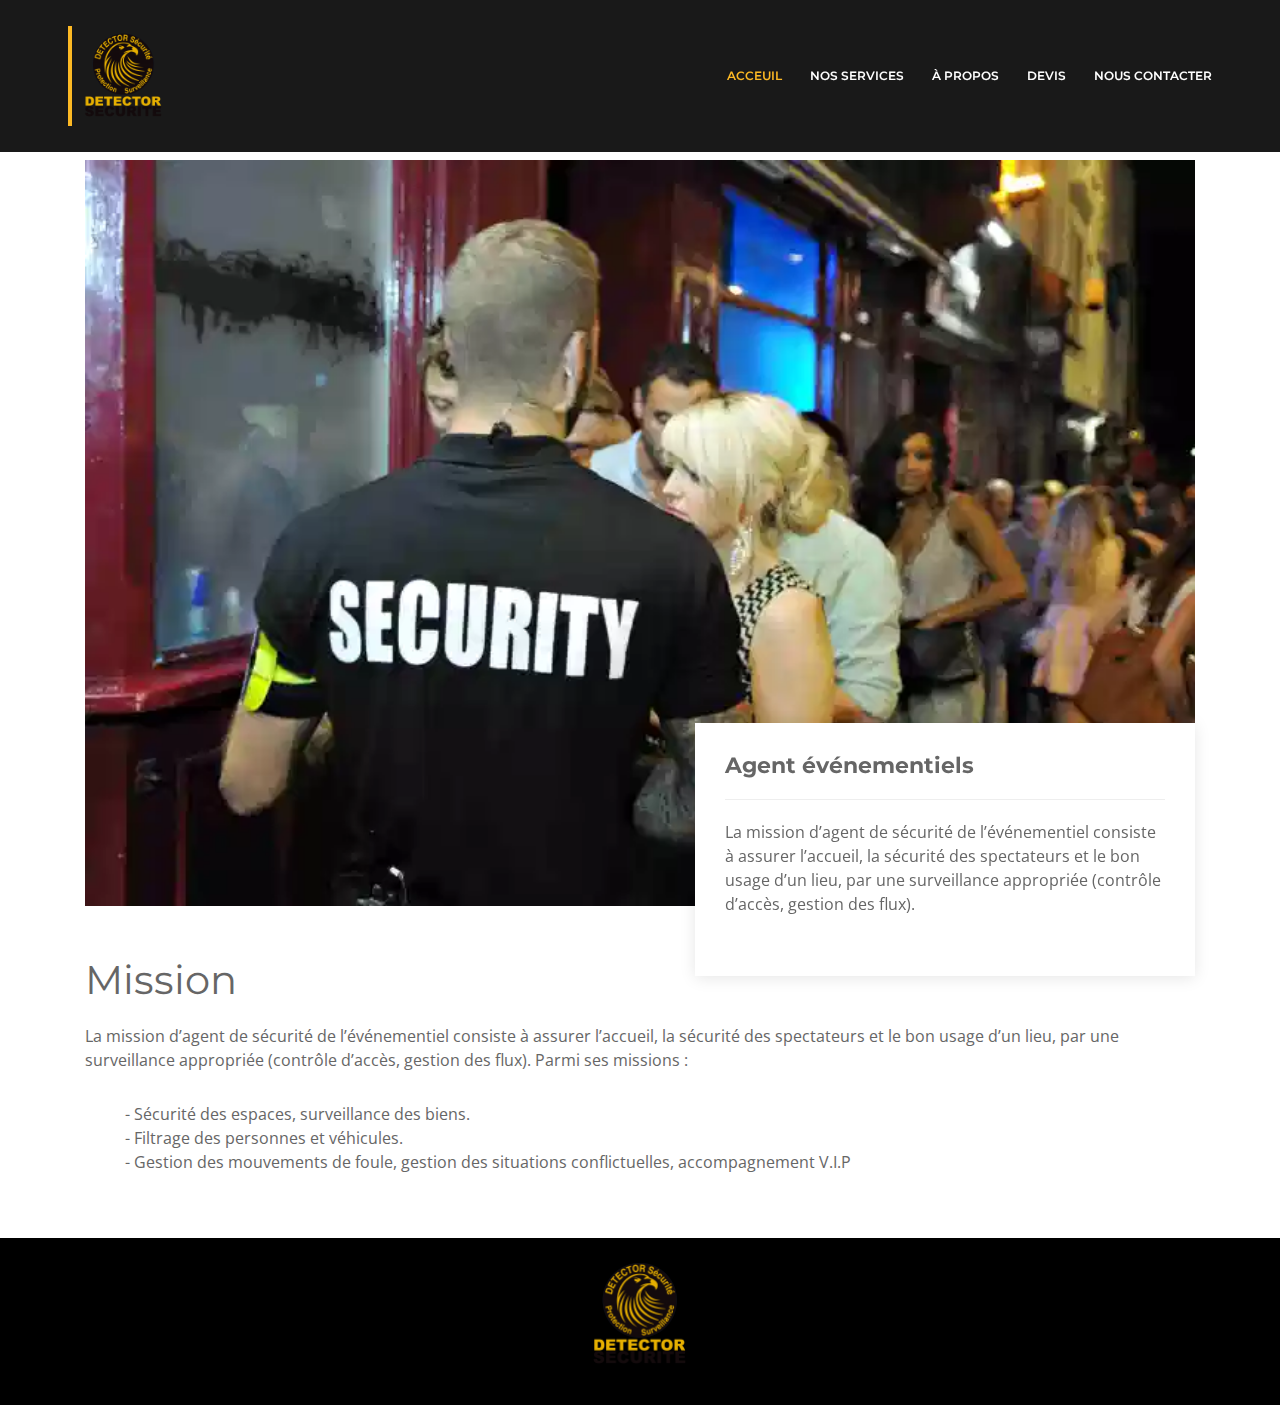
<file: categorys/securite-evenements.html>
<!DOCTYPE html>
<html lang="en">

<head>
  <meta charset="utf-8">
  <meta content="width=device-width, initial-scale=1.0" name="viewport">

  <title>Portfolio Details - BizPage Bootstrap Template</title>
  <meta content="" name="description">
  <meta content="" name="keywords">

  <!-- Favicons -->
  <link href="../assets/img/favicon.png" rel="icon">
  <link href="../assets/img/apple-touch-icon.png" rel="apple-touch-icon">

  <!-- Google Fonts -->
  <link href="https://fonts.googleapis.com/css?family=Open+Sans:300,300i,400,400i,700,700i|Montserrat:300,400,500,700" rel="stylesheet">

  <!-- Vendor CSS Files -->
  <link href="../assets/vendor/bootstrap/css/bootstrap.min.css" rel="stylesheet">
  <link href="../assets/vendor/icofont/icofont.min.css" rel="stylesheet">
  <link href="../assets/vendor/font-awesome/css/font-awesome.min.css" rel="stylesheet">
  <link href="../assets/vendor/ionicons/css/ionicons.min.css" rel="stylesheet">
  <link href="../assets/vendor/animate.css/animate.min.css" rel="stylesheet">
  <link href="../assets/vendor/venobox/venobox.css" rel="stylesheet">
  <link href="../assets/vendor/owl.carousel/assets/owl.carousel.min.css" rel="stylesheet">
  <link href="../assets/vendor/aos/aos.css" rel="stylesheet">

  <!-- Template Main CSS File -->
  <link href="../assets/css/style.css" rel="stylesheet">

  <!-- =======================================================
  * Template Name: BizPage - v3.1.0
  * Template URL: https://bootstrapmade.com/bizpage-bootstrap-business-template/
  * Author: BootstrapMade.com
  * License: https://bootstrapmade.com/license/
  ======================================================== -->
</head>

<body style="transform-origin: left top 0px; transform: none;!important">

  <!-- ======= Header ======= -->
  <header id="header" class="fixed-top ">
    <div class="container-fluid">

      <div class="row justify-content-center">
        <div class="col-xl-11 d-flex align-items-center">
          <!-- Uncomment below if you prefer to use an image logo -->
          <a  href="/" class="logo mr-auto"><img src="../assets/img/logo.png" alt="" class="img-fluid"></a>

          <nav class="nav-menu d-none d-lg-block">
            <ul>
              <li class="active"><a  href="/">Acceuil</a></li>
              <li><a href="/#portfolio">Nos services</a></li>
              <li><a href="/#facts">À propos</a></li>
              <li><a href="/#devis">Devis</a></li>
              <li><a href="/#contact">Nous contacter</a></li>
            </ul>
          </nav><!-- .nav-menu -->
        </div>
      </div>

    </div>
  </header><!-- End Header -->

  <main id="main" class="mb-5">

    <!-- ======= Breadcrumbs Section ======= -->
    <section class="breadcrumbs">
      <div class="container">

      </div>
    </section><!-- Breadcrumbs Section -->

    <!-- ======= Portfolio Details Section ======= -->
    <section class="portfolio-details">
      <div class="container">

        <div class="portfolio-details-container">

          <div class="owl-carousel portfolio-details-carousel">
            <img src="../assets/img/portfolio/card1.jpg"  class="img-fluid h-25" alt="">

          </div>

          <div class="portfolio-info" style="max-width: 500px">
            <h3>Agent événementiels</h3>
            <p>La mission d’agent de sécurité de l’événementiel consiste à assurer l’accueil, la sécurité des spectateurs et le bon usage d’un lieu, par une surveillance appropriée (contrôle d’accès, gestion des flux).</p>
          </div>

        </div>

        <div class="portfolio-description">
          <h1>Mission</h1>
          <p>La mission d’agent de sécurité de l’événementiel consiste à assurer l’accueil, la sécurité des spectateurs et le bon usage d’un lieu, par une surveillance appropriée (contrôle d’accès, gestion des flux). Parmi ses missions :</p>
          <ul style="list-style: none;">
            <li> - Sécurité des espaces, surveillance des biens.</li>
            <li> - Filtrage des personnes et véhicules.</li>
            <li> - Gestion des mouvements de foule, gestion des situations conflictuelles, accompagnement V.I.P</li>
          </ul>
        </div>
      </div>
    </section><!-- End Portfolio Details Section -->

  </main><!-- End #main -->

  <!-- ======= Footer ======= -->
  <footer id="footer">
    <div class="container text-center pt-3">
      <a  href="/" class="logo mr-auto"><img src="../assets/img/logo.png" height="200" width="100" alt="" class="img-fluid"></a>
    </div>
  </footer><!-- End Footer -->

  <a href="#" class="back-to-top"><i class="fa fa-chevron-up"></i></a>
  <!-- Uncomment below i you want to use a preloader -->
  <!-- <div id="preloader"></div> -->

  <!-- Vendor JS Files -->
  <script src="../assets/vendor/jquery/jquery.min.js"></script>
  <script src="../assets/vendor/bootstrap/js/bootstrap.bundle.min.js"></script>
  <script src="../assets/vendor/jquery.easing/jquery.easing.min.js"></script>
  <script src="../assets/vendor/php-email-form/validate.js"></script>
  <script src="../assets/vendor/waypoints/jquery.waypoints.min.js"></script>
  <script src="../assets/vendor/counterup/counterup.min.js"></script>
  <script src="../assets/vendor/isotope-layout/isotope.pkgd.min.js"></script>
  <script src="../assets/vendor/venobox/venobox.min.js"></script>
  <script src="../assets/vendor/owl.carousel/owl.carousel.min.js"></script>
   

  <!-- Template Main JS File -->
  <script src="../assets/js/main.js"></script>

</body>

</html>
</file>
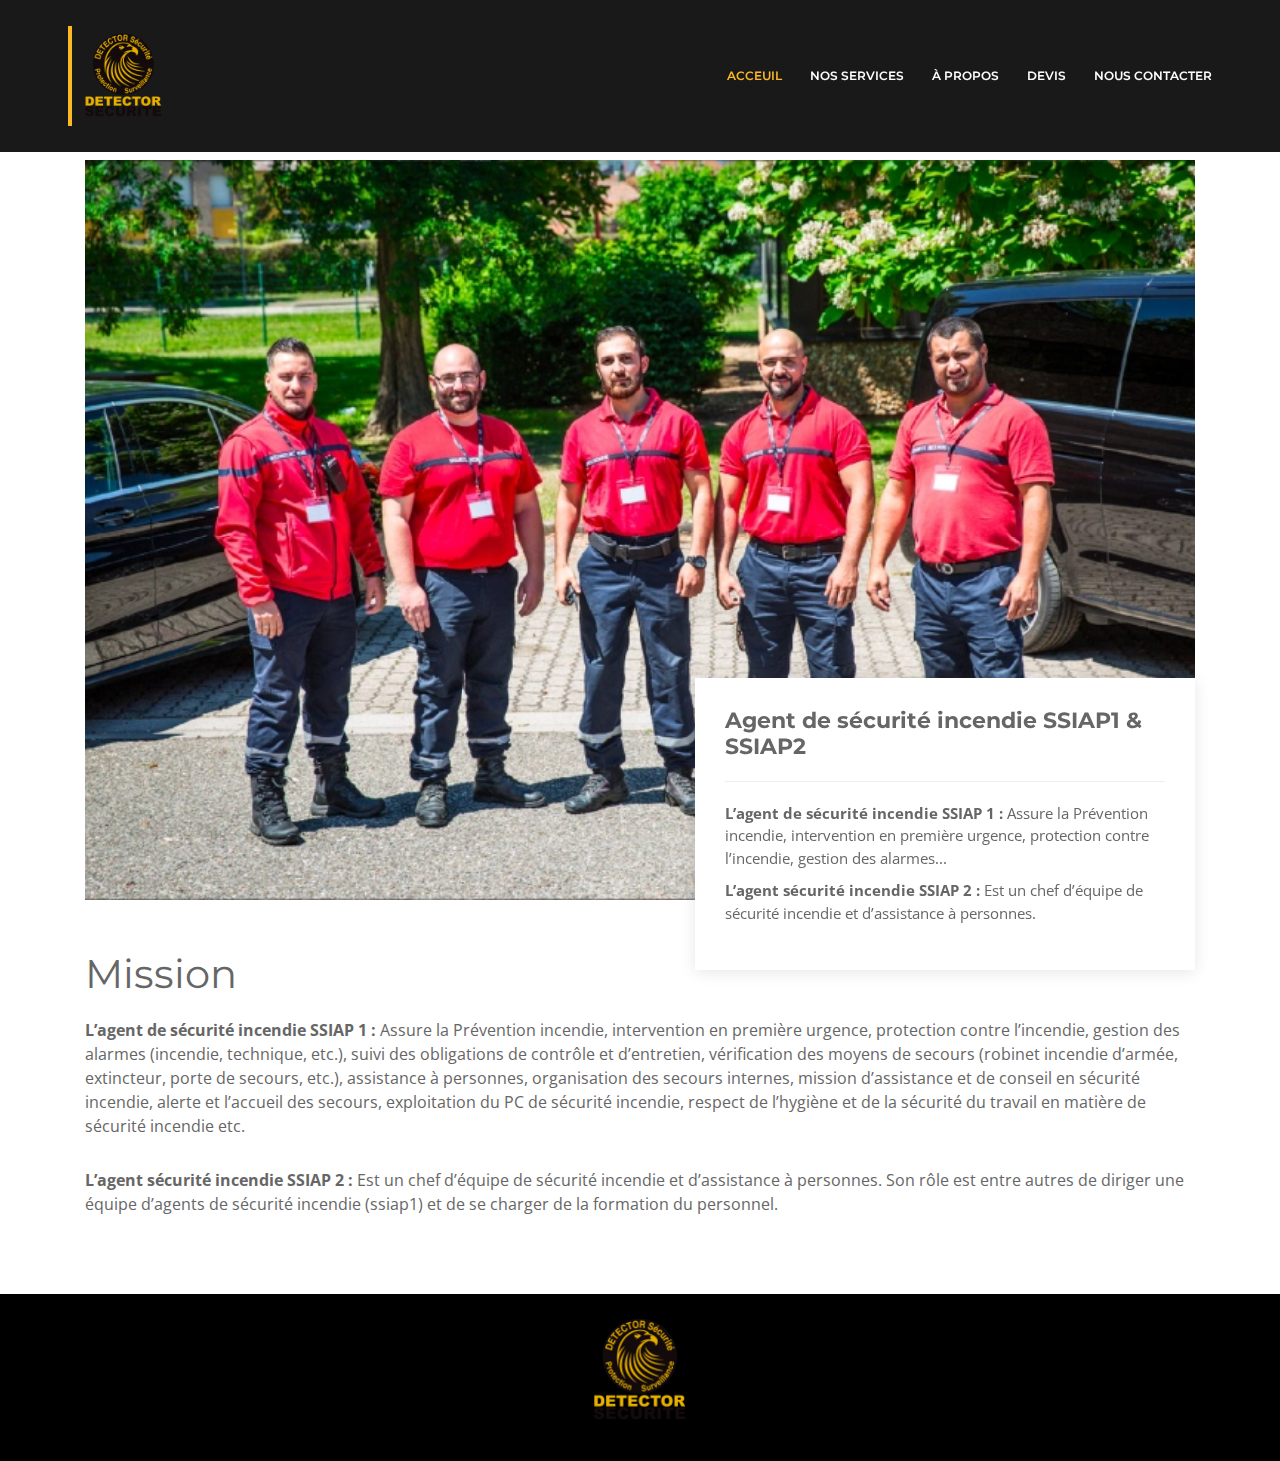
<file: categorys/securite-incendie.html>
<!DOCTYPE html>
<html lang="en">

<head>
  <meta charset="utf-8">
  <meta content="width=device-width, initial-scale=1.0" name="viewport">

  <title>Portfolio Details - BizPage Bootstrap Template</title>
  <meta content="" name="description">
  <meta content="" name="keywords">

  <!-- Favicons -->
  <link href="../assets/img/favicon.png" rel="icon">
  <link href="../assets/img/apple-touch-icon.png" rel="apple-touch-icon">

  <!-- Google Fonts -->
  <link href="https://fonts.googleapis.com/css?family=Open+Sans:300,300i,400,400i,700,700i|Montserrat:300,400,500,700" rel="stylesheet">

  <!-- Vendor CSS Files -->
  <link href="../assets/vendor/bootstrap/css/bootstrap.min.css" rel="stylesheet">
  <link href="../assets/vendor/icofont/icofont.min.css" rel="stylesheet">
  <link href="../assets/vendor/font-awesome/css/font-awesome.min.css" rel="stylesheet">
  <link href="../assets/vendor/ionicons/css/ionicons.min.css" rel="stylesheet">
  <link href="../assets/vendor/animate.css/animate.min.css" rel="stylesheet">
  <link href="../assets/vendor/venobox/venobox.css" rel="stylesheet">
  <link href="../assets/vendor/owl.carousel/assets/owl.carousel.min.css" rel="stylesheet">
  <link href="../assets/vendor/aos/aos.css" rel="stylesheet">

  <!-- Template Main CSS File -->
  <link href="../assets/css/style.css" rel="stylesheet">

  <!-- =======================================================
  * Template Name: BizPage - v3.1.0
  * Template URL: https://bootstrapmade.com/bizpage-bootstrap-business-template/
  * Author: BootstrapMade.com
  * License: https://bootstrapmade.com/license/
  ======================================================== -->
</head>

<body style="transform-origin: left top 0px; transform: none;!important">

  <!-- ======= Header ======= -->
  <header id="header" class="fixed-top ">
    <div class="container-fluid">

      <div class="row justify-content-center">
        <div class="col-xl-11 d-flex align-items-center">
          <!-- Uncomment below if you prefer to use an image logo -->
          <a  href="/" class="logo mr-auto"><img src="../assets/img/logo.png" alt="" class="img-fluid"></a>

          <nav class="nav-menu d-none d-lg-block">
            <ul>
              <li class="active"><a  href="/">Acceuil</a></li>
              <li><a href="/#portfolio">Nos services</a></li>
              <li><a href="/#facts">À propos</a></li>
              <li><a href="/#devis">Devis</a></li>
              <li><a href="/#contact">Nous contacter</a></li>
            </ul>
          </nav><!-- .nav-menu -->
        </div>
      </div>

    </div>
  </header><!-- End Header -->

  <main id="main" class="mb-5">

    <!-- ======= Breadcrumbs Section ======= -->
    <section class="breadcrumbs">
      <div class="container">

      </div>
    </section><!-- Breadcrumbs Section -->

    <!-- ======= Portfolio Details Section ======= -->
    <section class="portfolio-details">
      <div class="container">

        <div class="portfolio-details-container">

          <div class="owl-carousel portfolio-details-carousel">
            <img src="../assets/img/portfolio/web2.jpg"  class="img-fluid h-25" alt="">

          </div>

          <div class="portfolio-info" style="max-width: 500px;">
            <h3>Agent de sécurité incendie SSIAP1 & SSIAP2</h3>
            <ul>
              <li><strong>L’agent de sécurité incendie SSIAP 1 : </strong> Assure la Prévention incendie, intervention en première urgence, protection contre l’incendie, gestion des alarmes...</li>
              <li><strong>L’agent sécurité incendie SSIAP 2 :</strong> Est un chef d’équipe de sécurité incendie et d’assistance à personnes.</li>
            </ul>
          </div>

        </div>

        <div class="portfolio-description">
          <h1>Mission</h1>
          <p><strong>L’agent de sécurité incendie SSIAP 1 :</strong> Assure la Prévention incendie, intervention en première urgence, protection contre l’incendie, gestion des alarmes (incendie, technique, etc.), suivi des obligations de contrôle et d’entretien, vérification des moyens de secours (robinet incendie d’armée, extincteur, porte de secours, etc.), assistance à personnes, organisation des secours internes, mission d’assistance et de conseil en sécurité incendie, alerte et l’accueil des secours, exploitation du PC de sécurité incendie, respect de l’hygiène et de la sécurité du travail en matière de sécurité incendie etc.</p>
          <p><strong>L’agent sécurité incendie SSIAP 2 :</strong> Est un chef d’équipe de sécurité incendie et d’assistance à personnes. Son rôle est entre autres de diriger une équipe d’agents de sécurité incendie (ssiap1) et de se charger de la formation du personnel.</p>
        </div>
      </div>
    </section><!-- End Portfolio Details Section -->

  </main><!-- End #main -->

  <!-- ======= Footer ======= -->
  <footer id="footer">
    <div class="container text-center pt-3">
      <a  href="/" class="logo mr-auto"><img src="../assets/img/logo.png" height="200" width="100" alt="" class="img-fluid"></a>
    </div>
  </footer><!-- End Footer -->

  <a href="#" class="back-to-top"><i class="fa fa-chevron-up"></i></a>
  <!-- Uncomment below i you want to use a preloader -->
  <!-- <div id="preloader"></div> -->

  <!-- Vendor JS Files -->
  <script src="../assets/vendor/jquery/jquery.min.js"></script>
  <script src="../assets/vendor/bootstrap/js/bootstrap.bundle.min.js"></script>
  <script src="../assets/vendor/jquery.easing/jquery.easing.min.js"></script>
  <script src="../assets/vendor/php-email-form/validate.js"></script>
  <script src="../assets/vendor/waypoints/jquery.waypoints.min.js"></script>
  <script src="../assets/vendor/counterup/counterup.min.js"></script>
  <script src="../assets/vendor/isotope-layout/isotope.pkgd.min.js"></script>
  <script src="../assets/vendor/venobox/venobox.min.js"></script>
  <script src="../assets/vendor/owl.carousel/owl.carousel.min.js"></script>
   

  <!-- Template Main JS File -->
  <script src="../assets/js/main.js"></script>

</body>

</html>
</file>
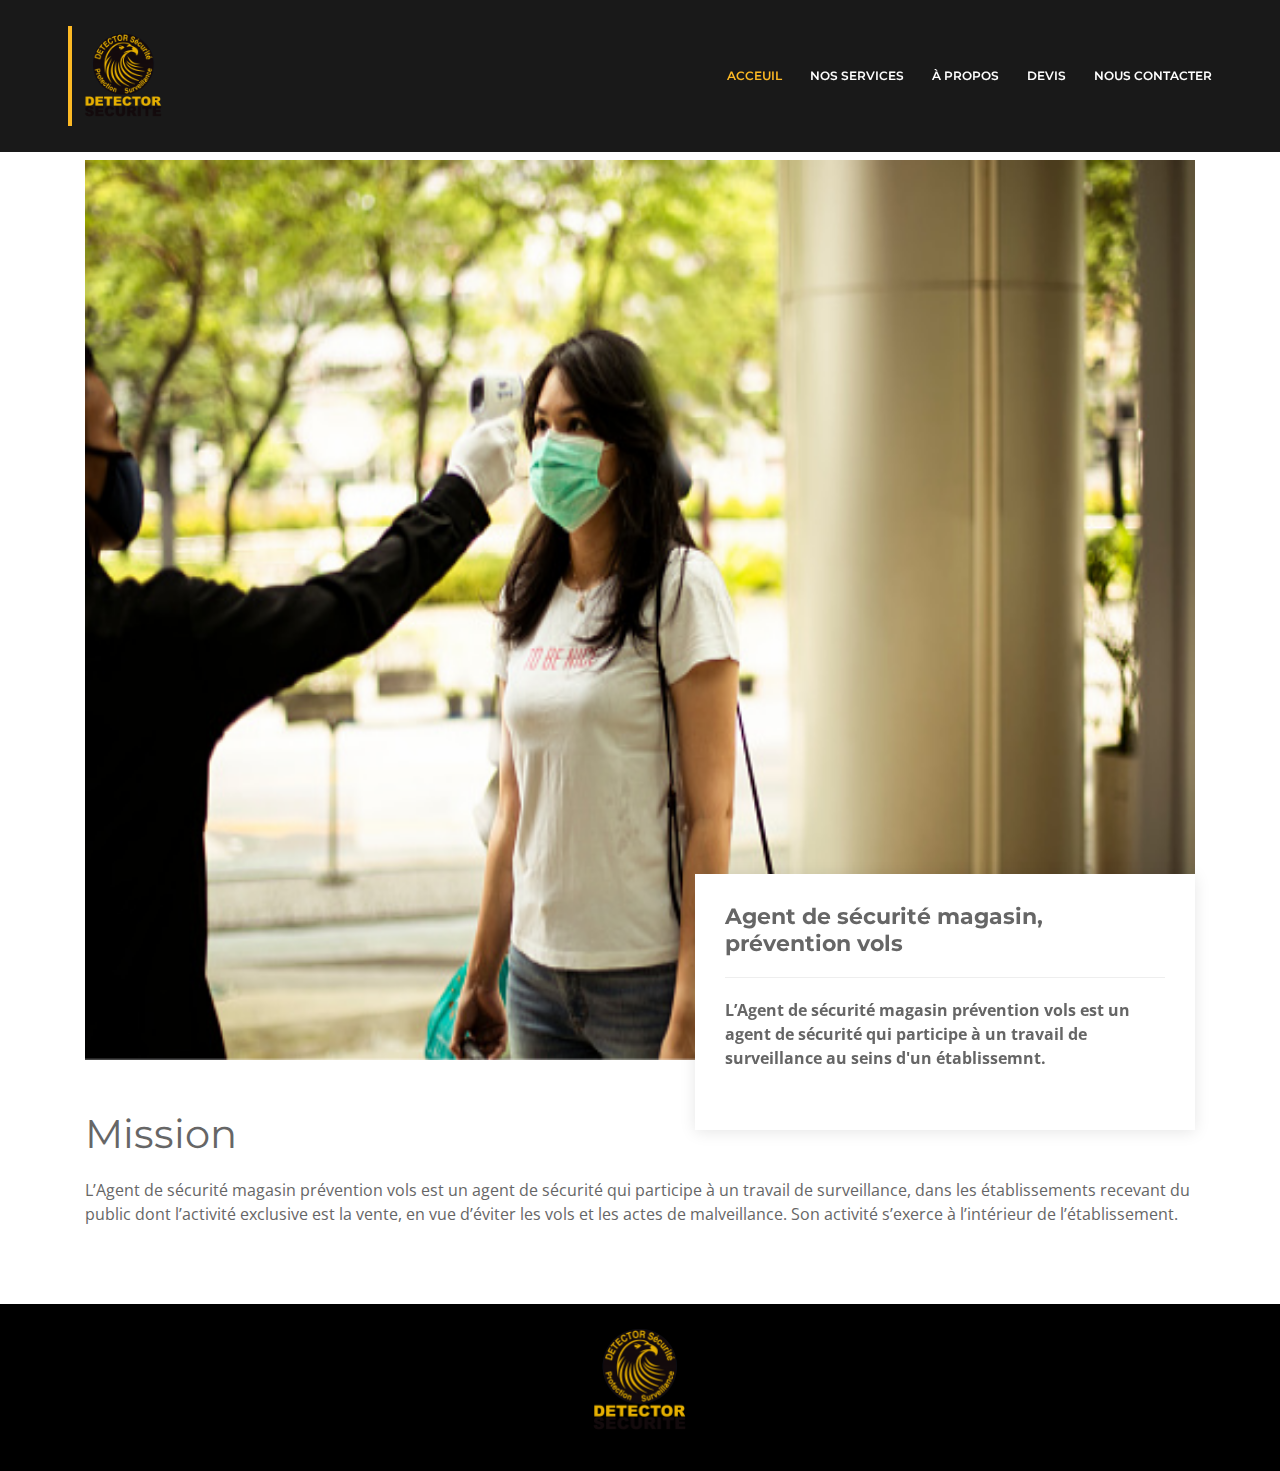
<file: categorys/securite-magasin.html>
<!DOCTYPE html>
<html lang="en">

<head>
  <meta charset="utf-8">
  <meta content="width=device-width, initial-scale=1.0" name="viewport">

  <title>Portfolio Details - BizPage Bootstrap Template</title>
  <meta content="" name="description">
  <meta content="" name="keywords">

  <!-- Favicons -->
  <link href="../assets/img/favicon.png" rel="icon">
  <link href="../assets/img/apple-touch-icon.png" rel="apple-touch-icon">

  <!-- Google Fonts -->
  <link href="https://fonts.googleapis.com/css?family=Open+Sans:300,300i,400,400i,700,700i|Montserrat:300,400,500,700" rel="stylesheet">

  <!-- Vendor CSS Files -->
  <link href="../assets/vendor/bootstrap/css/bootstrap.min.css" rel="stylesheet">
  <link href="../assets/vendor/icofont/icofont.min.css" rel="stylesheet">
  <link href="../assets/vendor/font-awesome/css/font-awesome.min.css" rel="stylesheet">
  <link href="../assets/vendor/ionicons/css/ionicons.min.css" rel="stylesheet">
  <link href="../assets/vendor/animate.css/animate.min.css" rel="stylesheet">
  <link href="../assets/vendor/venobox/venobox.css" rel="stylesheet">
  <link href="../assets/vendor/owl.carousel/assets/owl.carousel.min.css" rel="stylesheet">
  <link href="../assets/vendor/aos/aos.css" rel="stylesheet">

  <!-- Template Main CSS File -->
  <link href="../assets/css/style.css" rel="stylesheet">

  <!-- =======================================================
  * Template Name: BizPage - v3.1.0
  * Template URL: https://bootstrapmade.com/bizpage-bootstrap-business-template/
  * Author: BootstrapMade.com
  * License: https://bootstrapmade.com/license/
  ======================================================== -->
</head>

<body style="transform-origin: left top 0px; transform: none;!important">

  <!-- ======= Header ======= -->
  <header id="header" class="fixed-top ">
    <div class="container-fluid">

      <div class="row justify-content-center">
        <div class="col-xl-11 d-flex align-items-center">
          <!-- Uncomment below if you prefer to use an image logo -->
          <a  href="/" class="logo mr-auto"><img src="../assets/img/logo.png" alt="" class="img-fluid"></a>

          <nav class="nav-menu d-none d-lg-block">
            <ul>
              <li class="active"><a  href="/">Acceuil</a></li>
              <li><a href="/#portfolio">Nos services</a></li>
              <li><a href="/#facts">À propos</a></li>
              <li><a href="/#devis">Devis</a></li>
              <li><a href="/#contact">Nous contacter</a></li>
            </ul>
          </nav><!-- .nav-menu -->
        </div>
      </div>

    </div>
  </header><!-- End Header -->

  <main id="main" class="mb-5">

    <!-- ======= Breadcrumbs Section ======= -->
    <section class="breadcrumbs">
      <div class="container">

      </div>
    </section><!-- Breadcrumbs Section -->

    <!-- ======= Portfolio Details Section ======= -->
    <section class="portfolio-details">
      <div class="container">

        <div class="portfolio-details-container">

          <div class="owl-carousel portfolio-details-carousel">
            <img src="../assets/img/intro-carousel/5.jpg" style=" height: 100vh!important;" class="img-fluid img-shop" alt="">

          </div>

          <div class="portfolio-info" style="max-width: 500px">
            <h3>Agent de sécurité magasin, prévention vols</h3>
            <p><strong>L’Agent de sécurité magasin prévention vols est un agent de sécurité qui participe à un travail de surveillance au seins d'un établissemnt.</strong></p>
          </div>

        </div>

        <div class="portfolio-description">
          <h1>Mission</h1>
          <p>
            L’Agent de sécurité magasin  prévention vols est un agent de sécurité qui participe à un travail de surveillance, dans les établissements recevant du public dont l’activité exclusive est la vente, en vue d’éviter les vols et les actes de malveillance.
            Son activité s’exerce à l’intérieur de l’établissement.
          </p>
        </div>
      </div>
    </section><!-- End Portfolio Details Section -->

  </main><!-- End #main -->

  <!-- ======= Footer ======= -->
  <footer id="footer">
    <div class="container text-center pt-3">
      <a  href="/" class="logo mr-auto"><img src="../assets/img/logo.png" height="200" width="100" alt="" class="img-fluid"></a>
    </div>
  </footer><!-- End Footer -->

  <a href="#" class="back-to-top"><i class="fa fa-chevron-up"></i></a>
  <!-- Uncomment below i you want to use a preloader -->
  <!-- <div id="preloader"></div> -->

  <!-- Vendor JS Files -->
  <script src="../assets/vendor/jquery/jquery.min.js"></script>
  <script src="../assets/vendor/bootstrap/js/bootstrap.bundle.min.js"></script>
  <script src="../assets/vendor/jquery.easing/jquery.easing.min.js"></script>
  <script src="../assets/vendor/php-email-form/validate.js"></script>
  <script src="../assets/vendor/waypoints/jquery.waypoints.min.js"></script>
  <script src="../assets/vendor/counterup/counterup.min.js"></script>
  <script src="../assets/vendor/isotope-layout/isotope.pkgd.min.js"></script>
  <script src="../assets/vendor/venobox/venobox.min.js"></script>
  <script src="../assets/vendor/owl.carousel/owl.carousel.min.js"></script>
   

  <!-- Template Main JS File -->
  <script src="../assets/js/main.js"></script>

</body>

</html>
</file>
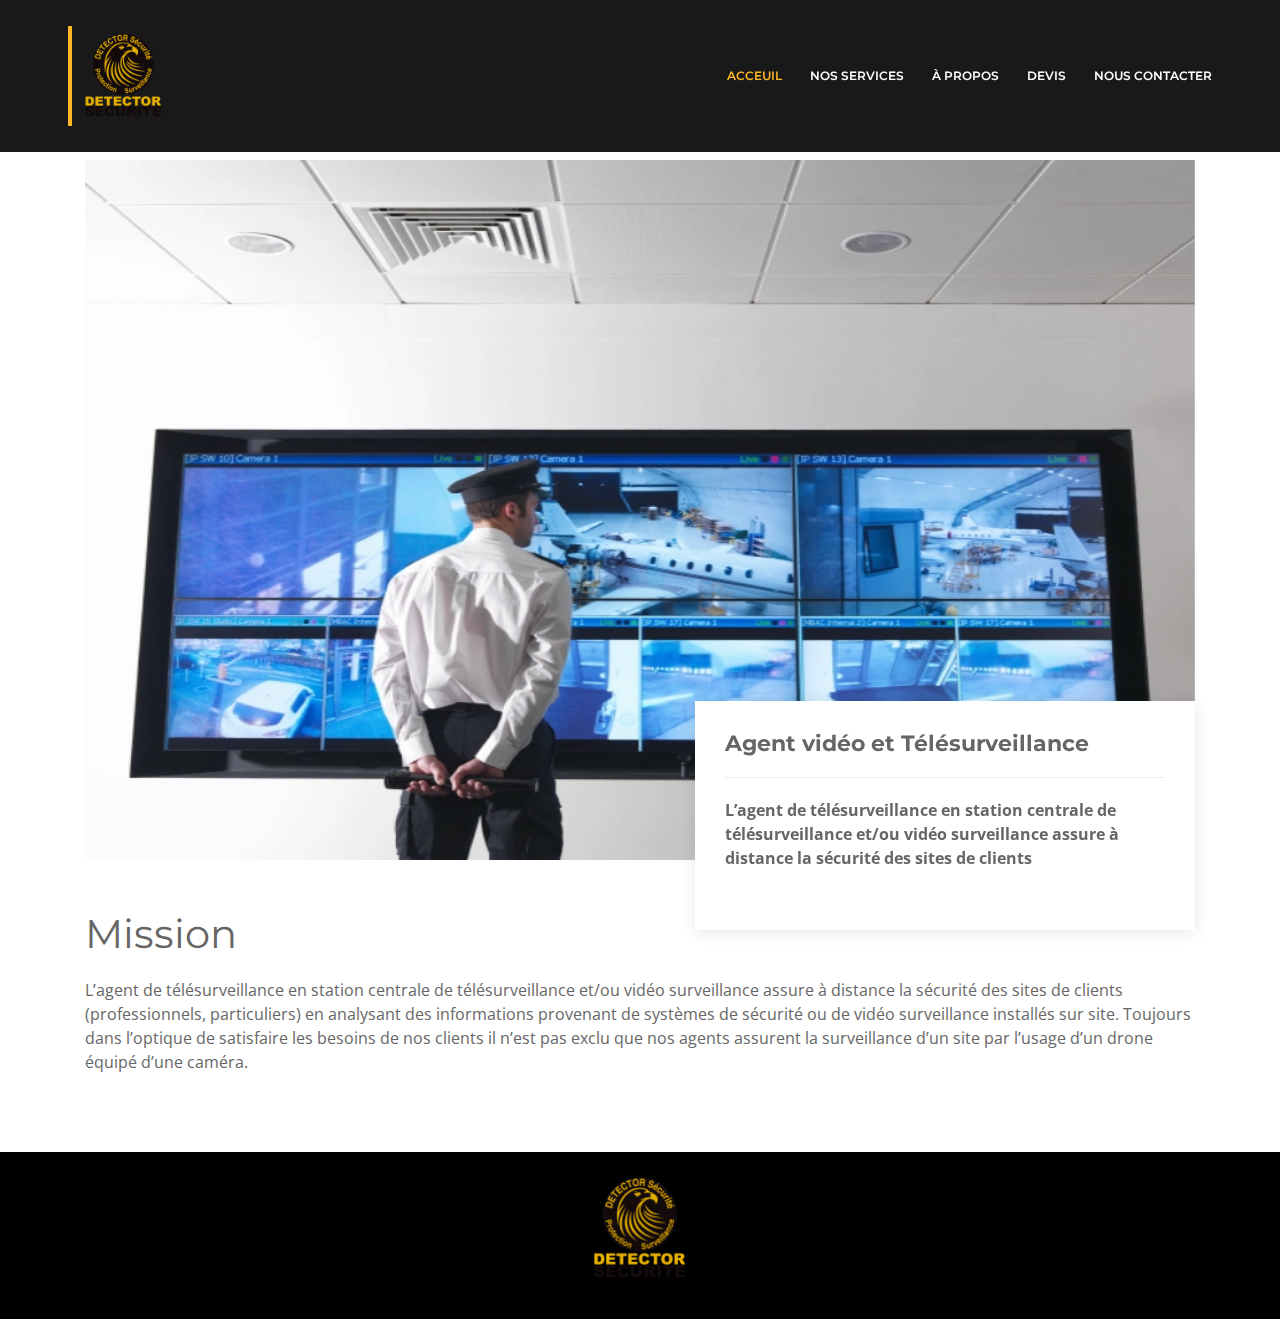
<file: categorys/telesurveillance.html>
<!DOCTYPE html>
<html lang="en">

<head>
  <meta charset="utf-8">
  <meta content="width=device-width, initial-scale=1.0" name="viewport">

  <title>Portfolio Details - BizPage Bootstrap Template</title>
  <meta content="" name="description">
  <meta content="" name="keywords">

  <!-- Favicons -->
  <link href="../assets/img/favicon.png" rel="icon">
  <link href="../assets/img/apple-touch-icon.png" rel="apple-touch-icon">

  <!-- Google Fonts -->
  <link href="https://fonts.googleapis.com/css?family=Open+Sans:300,300i,400,400i,700,700i|Montserrat:300,400,500,700" rel="stylesheet">

  <!-- Vendor CSS Files -->
  <link href="../assets/vendor/bootstrap/css/bootstrap.min.css" rel="stylesheet">
  <link href="../assets/vendor/icofont/icofont.min.css" rel="stylesheet">
  <link href="../assets/vendor/font-awesome/css/font-awesome.min.css" rel="stylesheet">
  <link href="../assets/vendor/ionicons/css/ionicons.min.css" rel="stylesheet">
  <link href="../assets/vendor/animate.css/animate.min.css" rel="stylesheet">
  <link href="../assets/vendor/venobox/venobox.css" rel="stylesheet">
  <link href="../assets/vendor/owl.carousel/assets/owl.carousel.min.css" rel="stylesheet">
  <link href="../assets/vendor/aos/aos.css" rel="stylesheet">

  <!-- Template Main CSS File -->
  <link href="../assets/css/style.css" rel="stylesheet">

  <!-- =======================================================
  * Template Name: BizPage - v3.1.0
  * Template URL: https://bootstrapmade.com/bizpage-bootstrap-business-template/
  * Author: BootstrapMade.com
  * License: https://bootstrapmade.com/license/
  ======================================================== -->
</head>

<body>

  <!-- ======= Header ======= -->
  <header id="header" class="fixed-top ">
    <div class="container-fluid">

      <div class="row justify-content-center">
        <div class="col-xl-11 d-flex align-items-center">
          <!-- Uncomment below if you prefer to use an image logo -->
          <a href="index.html" class="logo mr-auto"><img src="../assets/img/logo.png" alt="" class="img-fluid"></a>

          <nav class="nav-menu d-none d-lg-block">
            <ul>
              <li class="active"><a href="index.html">Acceuil</a></li>
              <li><a href="#portfolio">Nos services</a></li>
              <li><a href="#facts">À propos</a></li>
              <li><a href="#devis">Devis</a></li>
              <li><a href="#contact">Nous contacter</a></li>
            </ul>
          </nav><!-- .nav-menu -->
        </div>
      </div>

    </div>
  </header><!-- End Header -->

  <main id="main" class="mb-5">

    <!-- ======= Breadcrumbs Section ======= -->
    <section class="breadcrumbs">
      <div class="container">

      </div>
    </section><!-- Breadcrumbs Section -->

    <!-- ======= Portfolio Details Section ======= -->
    <section class="portfolio-details">
      <div class="container">

        <div class="portfolio-details-container">

          <div class="owl-carousel portfolio-details-carousel">
            <img src="../assets/img/intro-carousel/4.jpg" style="height: 700px!important;" class="img-fluid" alt="">

          </div>

          <div class="portfolio-info" style="max-width: 500px">
            <h3>Agent vidéo et Télésurveillance</h3>
            <p><strong>L’agent de télésurveillance en station centrale de télésurveillance et/ou vidéo surveillance assure à distance la sécurité des sites de clients</strong></p>
          </div>

        </div>

        <div class="portfolio-description">
          <h1>Mission</h1>
          <p>
            L’agent de télésurveillance en station centrale de télésurveillance et/ou vidéo surveillance assure à distance la sécurité des sites de clients (professionnels, particuliers) en analysant des informations provenant de systèmes de sécurité ou de vidéo surveillance installés sur site.
            Toujours dans l’optique de satisfaire les besoins de nos clients il n’est pas exclu que nos agents assurent la surveillance d’un site par l’usage d’un drone équipé d’une caméra.
          </p>
        </div>
      </div>
    </section><!-- End Portfolio Details Section -->

  </main><!-- End #main -->

  <!-- ======= Footer ======= -->
  <footer id="footer">
    <div class="container text-center pt-3">
      <a href="index.html" class="logo mr-auto"><img src="../assets/img/logo.png" height="200" width="100" alt="" class="img-fluid"></a>
    </div>
  </footer><!-- End Footer -->

  <a href="#" class="back-to-top"><i class="fa fa-chevron-up"></i></a>
  <!-- Uncomment below i you want to use a preloader -->
  <!-- <div id="preloader"></div> -->

  <!-- Vendor JS Files -->
  <script src="../assets/vendor/jquery/jquery.min.js"></script>
  <script src="../assets/vendor/bootstrap/js/bootstrap.bundle.min.js"></script>
  <script src="../assets/vendor/jquery.easing/jquery.easing.min.js"></script>
  <script src="../assets/vendor/php-email-form/validate.js"></script>
  <script src="../assets/vendor/waypoints/jquery.waypoints.min.js"></script>
  <script src="../assets/vendor/counterup/counterup.min.js"></script>
  <script src="../assets/vendor/isotope-layout/isotope.pkgd.min.js"></script>
  <script src="../assets/vendor/venobox/venobox.min.js"></script>
  <script src="../assets/vendor/owl.carousel/owl.carousel.min.js"></script>
  <script src="../assets/vendor/aos/aos.js"></script>

  <!-- Template Main JS File -->
  <script src="../assets/js/main.js"></script>

</body>

</html>
</file>
<file: assets/vendor/venobox/venobox.css>
/* ------ venobox.css --------*/
.vbox-overlay *, .vbox-overlay *:before, .vbox-overlay *:after{
    -webkit-backface-visibility: hidden;
    -webkit-box-sizing:border-box;
    -moz-box-sizing:border-box;
    box-sizing:border-box;
}
.vbox-overlay * { 
    -webkit-backface-visibility: visible;
    backface-visibility: visible;
}
.vbox-overlay{
    display: -webkit-flex;
    display: flex;
    -webkit-flex-direction: column;
    flex-direction: column;
    -webkit-justify-content: center;
    justify-content: center;
    -webkit-align-items: center;
    align-items: center;
    position: fixed;
    left: 0;
    top: 0;
    bottom: 0;
    right: 0;
    z-index: 999999;
}

/* ----- navigation ----- */
.vbox-title{
    width: 100%;
    height: 40px;
    float: left;
    text-align: center;
    line-height: 28px;
    font-size: 12px;
    padding: 6px 50px;
    overflow: hidden;
    position: fixed;
    display: none;
    left: 0;
    z-index: 89;
}
.vbox-close{
    cursor: pointer;
    position: fixed;
    top: -1px;
    right: 0;
    width: 50px;
    height: 40px;
    padding: 6px;
    display: block;
    background-position:10px center;
    overflow: hidden;
    font-size: 24px;
    line-height: 1;
    text-align: center;
    z-index: 99;
}
.vbox-left{
    cursor: pointer;
    position: fixed;
    left: 0;
    height: 40px;
    overflow: hidden;
    line-height: 28px;
    font-size: 12px;
    z-index: 99;
    display: flex;
    align-items:center;
}
.vbox-num{
    display: inline-block;
    margin: 6px 0 6px 15px;
}
/* ----- Social share ----- */
.vbox-share{
    line-height: 28px;
    font-size: 12px;
    overflow: hidden;
    position: fixed;
    left: 0;
    z-index: 98;
    display: flex;
    align-items:center;
    justify-content: center;
    width: 100%;
    text-align: center;
}
.vbox-share svg{
    max-height: 28px;
    width: 28px;
    z-index: 10;
    margin-left: 12px;
    margin-top: 6px;
    margin-bottom: 6px;
    vertical-align: middle;
}


/* ----- navigation ARROWS ----- */
.vbox-next, .vbox-prev{
    position: fixed;
    top: 50%;
    margin-top: -15px;
    overflow: hidden;
    cursor: pointer;
    display: block;
    width: 45px;
    height: 45px;
    z-index: 99;
}
.vbox-next span, .vbox-prev span{
    position: relative;
    width: 20px;
    height: 20px;
    border: 2px solid transparent;
    border-top-color: #B6B6B6;
    border-right-color: #B6B6B6;
    text-indent: -100px;
    position: absolute;
    top: 8px;
    display: block;
}
.vbox-prev{
    left: 15px;
}
.vbox-next{
    right: 15px;
}
.vbox-prev span{
    left: 10px;
    -ms-transform: rotate(-135deg);
    -webkit-transform: rotate(-135deg);
    transform: rotate(-135deg);
}
.vbox-next span{
    -ms-transform: rotate(45deg);
    -webkit-transform: rotate(45deg);
    transform: rotate(45deg);
    right: 10px;
}
/* ------- inline window ------ */
.vbox-inline{
    width: 420px;
    height: 315px;
    height: 70vh;
    padding: 10px;
    background: #fff;
    margin: 0 auto;
    overflow: auto;
    text-align: left;
}
/* ------- Video & iFrames window ------ */
.venoframe{
    max-width: 100%;
    width: 100%;
    border: none;
    width: 100%;
    height: 260px;
    height: 70vh;
}
.venoframe.vbvid{
    height: 260px;
}
@media (min-width: 768px) {
    .venoframe, .vbox-inline{
        width: 90%;
        height: 360px;
        height: 70vh;
    }
    .venoframe.vbvid{
        width: 640px;
        height: 360px;
    }
}
@media (min-width: 992px) {
    .venoframe, .vbox-inline{
        max-width: 1200px;
        width: 80%;
        height: 540px;
        height: 70vh;
    }
    .venoframe.vbvid{
        width: 960px;
        height: 540px;
    }
}
/* 
Please do NOT edit this part! 
or at least read this note: http://i.imgur.com/7C0ws9e.gif
*/
.vbox-open{
    overflow: hidden;
}
.vbox-container{
    position: absolute;
    left: 0;
    right: 0;
    top: 0;
    bottom: 0;
    overflow-x: hidden;
    overflow-y: scroll;
    overflow-scrolling: touch;
    -webkit-overflow-scrolling: touch;
    z-index: 20;
    max-height: 100%;

}

.vbox-content{
    text-align: center;
    float: left;
    width: 100%;
    position: relative;
    overflow: hidden;
    padding: 20px 4%;
}
.vbox-container img{
    max-width: 100%;
    height: auto;
}
.vbox-figlio{
    box-shadow: 0 0 12px rgba(0,0,0,0.19), 0 6px 6px rgba(0,0,0,0.23);
    max-width: 100%;
    text-align: initial;
}
img.vbox-figlio{
    -webkit-user-select: none;
-khtml-user-select: none;
-moz-user-select: none;
-o-user-select: none;
user-select: none;
}
.vbox-content.swipe-left{
    margin-left: -200px !important;
}
.vbox-content.swipe-right{
    margin-left: 200px !important;
}
.vbox-animated{
    webkit-transition: margin 300ms ease-out;
    transition: margin 300ms ease-out;
}

/* ---------- preloader ----------
 * SPINKIT 
 * http://tobiasahlin.com/spinkit/
-------------------------------- */
.sk-double-bounce,.sk-rotating-plane{width:40px;height:40px;margin:40px auto}.sk-rotating-plane{background-color:#333;-webkit-animation:sk-rotatePlane 1.2s infinite ease-in-out;animation:sk-rotatePlane 1.2s infinite ease-in-out}@-webkit-keyframes sk-rotatePlane{0%{-webkit-transform:perspective(120px) rotateX(0) rotateY(0);transform:perspective(120px) rotateX(0) rotateY(0)}50%{-webkit-transform:perspective(120px) rotateX(-180.1deg) rotateY(0);transform:perspective(120px) rotateX(-180.1deg) rotateY(0)}100%{-webkit-transform:perspective(120px) rotateX(-180deg) rotateY(-179.9deg);transform:perspective(120px) rotateX(-180deg) rotateY(-179.9deg)}}@keyframes sk-rotatePlane{0%{-webkit-transform:perspective(120px) rotateX(0) rotateY(0);transform:perspective(120px) rotateX(0) rotateY(0)}50%{-webkit-transform:perspective(120px) rotateX(-180.1deg) rotateY(0);transform:perspective(120px) rotateX(-180.1deg) rotateY(0)}100%{-webkit-transform:perspective(120px) rotateX(-180deg) rotateY(-179.9deg);transform:perspective(120px) rotateX(-180deg) rotateY(-179.9deg)}}.sk-double-bounce{position:relative}.sk-double-bounce .sk-child{width:100%;height:100%;border-radius:50%;background-color:#333;opacity:.6;position:absolute;top:0;left:0;-webkit-animation:sk-doubleBounce 2s infinite ease-in-out;animation:sk-doubleBounce 2s infinite ease-in-out}.sk-chasing-dots .sk-child,.sk-spinner-pulse,.sk-three-bounce .sk-child{background-color:#333;border-radius:100%}.sk-double-bounce .sk-double-bounce2{-webkit-animation-delay:-1s;animation-delay:-1s}@-webkit-keyframes sk-doubleBounce{0%,100%{-webkit-transform:scale(0);transform:scale(0)}50%{-webkit-transform:scale(1);transform:scale(1)}}@keyframes sk-doubleBounce{0%,100%{-webkit-transform:scale(0);transform:scale(0)}50%{-webkit-transform:scale(1);transform:scale(1)}}.sk-wave{margin:40px auto;width:50px;height:40px;text-align:center;font-size:10px}.sk-wave .sk-rect{background-color:#333;height:100%;width:6px;display:inline-block;-webkit-animation:sk-waveStretchDelay 1.2s infinite ease-in-out;animation:sk-waveStretchDelay 1.2s infinite ease-in-out}.sk-wave .sk-rect1{-webkit-animation-delay:-1.2s;animation-delay:-1.2s}.sk-wave .sk-rect2{-webkit-animation-delay:-1.1s;animation-delay:-1.1s}.sk-wave .sk-rect3{-webkit-animation-delay:-1s;animation-delay:-1s}.sk-wave .sk-rect4{-webkit-animation-delay:-.9s;animation-delay:-.9s}.sk-wave .sk-rect5{-webkit-animation-delay:-.8s;animation-delay:-.8s}@-webkit-keyframes sk-waveStretchDelay{0%,100%,40%{-webkit-transform:scaleY(.4);transform:scaleY(.4)}20%{-webkit-transform:scaleY(1);transform:scaleY(1)}}@keyframes sk-waveStretchDelay{0%,100%,40%{-webkit-transform:scaleY(.4);transform:scaleY(.4)}20%{-webkit-transform:scaleY(1);transform:scaleY(1)}}.sk-wandering-cubes{margin:40px auto;width:40px;height:40px;position:relative}.sk-wandering-cubes .sk-cube{background-color:#333;width:10px;height:10px;position:absolute;top:0;left:0;-webkit-animation:sk-wanderingCube 1.8s ease-in-out -1.8s infinite both;animation:sk-wanderingCube 1.8s ease-in-out -1.8s infinite both}.sk-chasing-dots,.sk-spinner-pulse{width:40px;height:40px;margin:40px auto}.sk-wandering-cubes .sk-cube2{-webkit-animation-delay:-.9s;animation-delay:-.9s}@-webkit-keyframes sk-wanderingCube{0%{-webkit-transform:rotate(0);transform:rotate(0)}25%{-webkit-transform:translateX(30px) rotate(-90deg) scale(.5);transform:translateX(30px) rotate(-90deg) scale(.5)}50%{-webkit-transform:translateX(30px) translateY(30px) rotate(-179deg);transform:translateX(30px) translateY(30px) rotate(-179deg)}50.1%{-webkit-transform:translateX(30px) translateY(30px) rotate(-180deg);transform:translateX(30px) translateY(30px) rotate(-180deg)}75%{-webkit-transform:translateX(0) translateY(30px) rotate(-270deg) scale(.5);transform:translateX(0) translateY(30px) rotate(-270deg) scale(.5)}100%{-webkit-transform:rotate(-360deg);transform:rotate(-360deg)}}@keyframes sk-wanderingCube{0%{-webkit-transform:rotate(0);transform:rotate(0)}25%{-webkit-transform:translateX(30px) rotate(-90deg) scale(.5);transform:translateX(30px) rotate(-90deg) scale(.5)}50%{-webkit-transform:translateX(30px) translateY(30px) rotate(-179deg);transform:translateX(30px) translateY(30px) rotate(-179deg)}50.1%{-webkit-transform:translateX(30px) translateY(30px) rotate(-180deg);transform:translateX(30px) translateY(30px) rotate(-180deg)}75%{-webkit-transform:translateX(0) translateY(30px) rotate(-270deg) scale(.5);transform:translateX(0) translateY(30px) rotate(-270deg) scale(.5)}100%{-webkit-transform:rotate(-360deg);transform:rotate(-360deg)}}.sk-spinner-pulse{-webkit-animation:sk-pulseScaleOut 1s infinite ease-in-out;animation:sk-pulseScaleOut 1s infinite ease-in-out}@-webkit-keyframes sk-pulseScaleOut{0%{-webkit-transform:scale(0);transform:scale(0)}100%{-webkit-transform:scale(1);transform:scale(1);opacity:0}}@keyframes sk-pulseScaleOut{0%{-webkit-transform:scale(0);transform:scale(0)}100%{-webkit-transform:scale(1);transform:scale(1);opacity:0}}.sk-chasing-dots{position:relative;text-align:center;-webkit-animation:sk-chasingDotsRotate 2s infinite linear;animation:sk-chasingDotsRotate 2s infinite linear}.sk-chasing-dots .sk-child{width:60%;height:60%;display:inline-block;position:absolute;top:0;-webkit-animation:sk-chasingDotsBounce 2s infinite ease-in-out;animation:sk-chasingDotsBounce 2s infinite ease-in-out}.sk-chasing-dots .sk-dot2{top:auto;bottom:0;-webkit-animation-delay:-1s;animation-delay:-1s}@-webkit-keyframes sk-chasingDotsRotate{100%{-webkit-transform:rotate(360deg);transform:rotate(360deg)}}@keyframes sk-chasingDotsRotate{100%{-webkit-transform:rotate(360deg);transform:rotate(360deg)}}@-webkit-keyframes sk-chasingDotsBounce{0%,100%{-webkit-transform:scale(0);transform:scale(0)}50%{-webkit-transform:scale(1);transform:scale(1)}}@keyframes sk-chasingDotsBounce{0%,100%{-webkit-transform:scale(0);transform:scale(0)}50%{-webkit-transform:scale(1);transform:scale(1)}}.sk-three-bounce{margin:40px auto;width:80px;text-align:center}.sk-three-bounce .sk-child{width:20px;height:20px;display:inline-block;-webkit-animation:sk-three-bounce 1.4s ease-in-out 0s infinite both;animation:sk-three-bounce 1.4s ease-in-out 0s infinite both}.sk-circle .sk-child:before,.sk-fading-circle .sk-circle:before{display:block;border-radius:100%;content:'';background-color:#333}.sk-three-bounce .sk-bounce1{-webkit-animation-delay:-.32s;animation-delay:-.32s}.sk-three-bounce .sk-bounce2{-webkit-animation-delay:-.16s;animation-delay:-.16s}@-webkit-keyframes sk-three-bounce{0%,100%,80%{-webkit-transform:scale(0);transform:scale(0)}40%{-webkit-transform:scale(1);transform:scale(1)}}@keyframes sk-three-bounce{0%,100%,80%{-webkit-transform:scale(0);transform:scale(0)}40%{-webkit-transform:scale(1);transform:scale(1)}}.sk-circle{margin:40px auto;width:40px;height:40px;position:relative}.sk-circle .sk-child{width:100%;height:100%;position:absolute;left:0;top:0}.sk-circle .sk-child:before{margin:0 auto;width:15%;height:15%;-webkit-animation:sk-circleBounceDelay 1.2s infinite ease-in-out both;animation:sk-circleBounceDelay 1.2s infinite ease-in-out both}.sk-circle .sk-circle2{-webkit-transform:rotate(30deg);-ms-transform:rotate(30deg);transform:rotate(30deg)}.sk-circle .sk-circle3{-webkit-transform:rotate(60deg);-ms-transform:rotate(60deg);transform:rotate(60deg)}.sk-circle .sk-circle4{-webkit-transform:rotate(90deg);-ms-transform:rotate(90deg);transform:rotate(90deg)}.sk-circle .sk-circle5{-webkit-transform:rotate(120deg);-ms-transform:rotate(120deg);transform:rotate(120deg)}.sk-circle .sk-circle6{-webkit-transform:rotate(150deg);-ms-transform:rotate(150deg);transform:rotate(150deg)}.sk-circle .sk-circle7{-webkit-transform:rotate(180deg);-ms-transform:rotate(180deg);transform:rotate(180deg)}.sk-circle .sk-circle8{-webkit-transform:rotate(210deg);-ms-transform:rotate(210deg);transform:rotate(210deg)}.sk-circle .sk-circle9{-webkit-transform:rotate(240deg);-ms-transform:rotate(240deg);transform:rotate(240deg)}.sk-circle .sk-circle10{-webkit-transform:rotate(270deg);-ms-transform:rotate(270deg);transform:rotate(270deg)}.sk-circle .sk-circle11{-webkit-transform:rotate(300deg);-ms-transform:rotate(300deg);transform:rotate(300deg)}.sk-circle .sk-circle12{-webkit-transform:rotate(330deg);-ms-transform:rotate(330deg);transform:rotate(330deg)}.sk-circle .sk-circle2:before{-webkit-animation-delay:-1.1s;animation-delay:-1.1s}.sk-circle .sk-circle3:before{-webkit-animation-delay:-1s;animation-delay:-1s}.sk-circle .sk-circle4:before{-webkit-animation-delay:-.9s;animation-delay:-.9s}.sk-circle .sk-circle5:before{-webkit-animation-delay:-.8s;animation-delay:-.8s}.sk-circle .sk-circle6:before{-webkit-animation-delay:-.7s;animation-delay:-.7s}.sk-circle .sk-circle7:before{-webkit-animation-delay:-.6s;animation-delay:-.6s}.sk-circle .sk-circle8:before{-webkit-animation-delay:-.5s;animation-delay:-.5s}.sk-circle .sk-circle9:before{-webkit-animation-delay:-.4s;animation-delay:-.4s}.sk-circle .sk-circle10:before{-webkit-animation-delay:-.3s;animation-delay:-.3s}.sk-circle .sk-circle11:before{-webkit-animation-delay:-.2s;animation-delay:-.2s}.sk-circle .sk-circle12:before{-webkit-animation-delay:-.1s;animation-delay:-.1s}@-webkit-keyframes sk-circleBounceDelay{0%,100%,80%{-webkit-transform:scale(0);transform:scale(0)}40%{-webkit-transform:scale(1);transform:scale(1)}}@keyframes sk-circleBounceDelay{0%,100%,80%{-webkit-transform:scale(0);transform:scale(0)}40%{-webkit-transform:scale(1);transform:scale(1)}}.sk-cube-grid{width:40px;height:40px;margin:40px auto}.sk-cube-grid .sk-cube{width:33.33%;height:33.33%;background-color:#333;float:left;-webkit-animation:sk-cubeGridScaleDelay 1.3s infinite ease-in-out;animation:sk-cubeGridScaleDelay 1.3s infinite ease-in-out}.sk-cube-grid .sk-cube1{-webkit-animation-delay:.2s;animation-delay:.2s}.sk-cube-grid .sk-cube2{-webkit-animation-delay:.3s;animation-delay:.3s}.sk-cube-grid .sk-cube3{-webkit-animation-delay:.4s;animation-delay:.4s}.sk-cube-grid .sk-cube4{-webkit-animation-delay:.1s;animation-delay:.1s}.sk-cube-grid .sk-cube5{-webkit-animation-delay:.2s;animation-delay:.2s}.sk-cube-grid .sk-cube6{-webkit-animation-delay:.3s;animation-delay:.3s}.sk-cube-grid .sk-cube7{-webkit-animation-delay:0ms;animation-delay:0ms}.sk-cube-grid .sk-cube8{-webkit-animation-delay:.1s;animation-delay:.1s}.sk-cube-grid .sk-cube9{-webkit-animation-delay:.2s;animation-delay:.2s}@-webkit-keyframes sk-cubeGridScaleDelay{0%,100%,70%{-webkit-transform:scale3D(1,1,1);transform:scale3D(1,1,1)}35%{-webkit-transform:scale3D(0,0,1);transform:scale3D(0,0,1)}}@keyframes sk-cubeGridScaleDelay{0%,100%,70%{-webkit-transform:scale3D(1,1,1);transform:scale3D(1,1,1)}35%{-webkit-transform:scale3D(0,0,1);transform:scale3D(0,0,1)}}.sk-fading-circle{margin:40px auto;width:40px;height:40px;position:relative}.sk-fading-circle .sk-circle{width:100%;height:100%;position:absolute;left:0;top:0}.sk-fading-circle .sk-circle:before{margin:0 auto;width:15%;height:15%;-webkit-animation:sk-circleFadeDelay 1.2s infinite ease-in-out both;animation:sk-circleFadeDelay 1.2s infinite ease-in-out both}.sk-fading-circle .sk-circle2{-webkit-transform:rotate(30deg);-ms-transform:rotate(30deg);transform:rotate(30deg)}.sk-fading-circle .sk-circle3{-webkit-transform:rotate(60deg);-ms-transform:rotate(60deg);transform:rotate(60deg)}.sk-fading-circle .sk-circle4{-webkit-transform:rotate(90deg);-ms-transform:rotate(90deg);transform:rotate(90deg)}.sk-fading-circle .sk-circle5{-webkit-transform:rotate(120deg);-ms-transform:rotate(120deg);transform:rotate(120deg)}.sk-fading-circle .sk-circle6{-webkit-transform:rotate(150deg);-ms-transform:rotate(150deg);transform:rotate(150deg)}.sk-fading-circle .sk-circle7{-webkit-transform:rotate(180deg);-ms-transform:rotate(180deg);transform:rotate(180deg)}.sk-fading-circle .sk-circle8{-webkit-transform:rotate(210deg);-ms-transform:rotate(210deg);transform:rotate(210deg)}.sk-fading-circle .sk-circle9{-webkit-transform:rotate(240deg);-ms-transform:rotate(240deg);transform:rotate(240deg)}.sk-fading-circle .sk-circle10{-webkit-transform:rotate(270deg);-ms-transform:rotate(270deg);transform:rotate(270deg)}.sk-fading-circle .sk-circle11{-webkit-transform:rotate(300deg);-ms-transform:rotate(300deg);transform:rotate(300deg)}.sk-fading-circle .sk-circle12{-webkit-transform:rotate(330deg);-ms-transform:rotate(330deg);transform:rotate(330deg)}.sk-fading-circle .sk-circle2:before{-webkit-animation-delay:-1.1s;animation-delay:-1.1s}.sk-fading-circle .sk-circle3:before{-webkit-animation-delay:-1s;animation-delay:-1s}.sk-fading-circle .sk-circle4:before{-webkit-animation-delay:-.9s;animation-delay:-.9s}.sk-fading-circle .sk-circle5:before{-webkit-animation-delay:-.8s;animation-delay:-.8s}.sk-fading-circle .sk-circle6:before{-webkit-animation-delay:-.7s;animation-delay:-.7s}.sk-fading-circle .sk-circle7:before{-webkit-animation-delay:-.6s;animation-delay:-.6s}.sk-fading-circle .sk-circle8:before{-webkit-animation-delay:-.5s;animation-delay:-.5s}.sk-fading-circle .sk-circle9:before{-webkit-animation-delay:-.4s;animation-delay:-.4s}.sk-fading-circle .sk-circle10:before{-webkit-animation-delay:-.3s;animation-delay:-.3s}.sk-fading-circle .sk-circle11:before{-webkit-animation-delay:-.2s;animation-delay:-.2s}.sk-fading-circle .sk-circle12:before{-webkit-animation-delay:-.1s;animation-delay:-.1s}@-webkit-keyframes sk-circleFadeDelay{0%,100%,39%{opacity:0}40%{opacity:1}}@keyframes sk-circleFadeDelay{0%,100%,39%{opacity:0}40%{opacity:1}}.sk-folding-cube{margin:40px auto;width:40px;height:40px;position:relative;-webkit-transform:rotateZ(45deg);transform:rotateZ(45deg)}.sk-folding-cube .sk-cube{float:left;width:50%;height:50%;position:relative;-webkit-transform:scale(1.1);-ms-transform:scale(1.1);transform:scale(1.1)}.sk-folding-cube .sk-cube:before{content:'';position:absolute;top:0;left:0;width:100%;height:100%;background-color:#333;-webkit-animation:sk-foldCubeAngle 2.4s infinite linear both;animation:sk-foldCubeAngle 2.4s infinite linear both;-webkit-transform-origin:100% 100%;-ms-transform-origin:100% 100%;transform-origin:100% 100%}.sk-folding-cube .sk-cube2{-webkit-transform:scale(1.1) rotateZ(90deg);transform:scale(1.1) rotateZ(90deg)}.sk-folding-cube .sk-cube3{-webkit-transform:scale(1.1) rotateZ(180deg);transform:scale(1.1) rotateZ(180deg)}.sk-folding-cube .sk-cube4{-webkit-transform:scale(1.1) rotateZ(270deg);transform:scale(1.1) rotateZ(270deg)}.sk-folding-cube .sk-cube2:before{-webkit-animation-delay:.3s;animation-delay:.3s}.sk-folding-cube .sk-cube3:before{-webkit-animation-delay:.6s;animation-delay:.6s}.sk-folding-cube .sk-cube4:before{-webkit-animation-delay:.9s;animation-delay:.9s}@-webkit-keyframes sk-foldCubeAngle{0%,10%{-webkit-transform:perspective(140px) rotateX(-180deg);transform:perspective(140px) rotateX(-180deg);opacity:0}25%,75%{-webkit-transform:perspective(140px) rotateX(0);transform:perspective(140px) rotateX(0);opacity:1}100%,90%{-webkit-transform:perspective(140px) rotateY(180deg);transform:perspective(140px) rotateY(180deg);opacity:0}}@keyframes sk-foldCubeAngle{0%,10%{-webkit-transform:perspective(140px) rotateX(-180deg);transform:perspective(140px) rotateX(-180deg);opacity:0}25%,75%{-webkit-transform:perspective(140px) rotateX(0);transform:perspective(140px) rotateX(0);opacity:1}100%,90%{-webkit-transform:perspective(140px) rotateY(180deg);transform:perspective(140px) rotateY(180deg);opacity:0}}
</file>
<file: assets/css/style.css>
/**
* Template Name: BizPage - v3.1.0
* Template URL: https://bootstrapmade.com/bizpage-bootstrap-business-template/
* Author: BootstrapMade.com
* License: https://bootstrapmade.com/license/
*/

/*--------------------------------------------------------------
# General
--------------------------------------------------------------*/
body {
  background: #fff;
  color: #666666;
  font-family: "Open Sans", sans-serif;
}

a {
  color: #fdb924;
  transition: 0.5s;
}

a:hover, a:active, a:focus {
  color: #18d36e;
  outline: none;
  text-decoration: none;
}

p {
  padding: 0;
  margin: 0 0 30px 0;
}

h1, h2, h3, h4, h5, h6 {
  font-family: "Montserrat", sans-serif;
  font-weight: 400;
  margin: 0 0 20px 0;
  padding: 0;
}

/* Back to top button */
.back-to-top {
  position: fixed;
  display: none;
  background: #fdb924;
  color: #fff;
  width: 44px;
  height: 44px;
  text-align: center;
  line-height: 1;
  font-size: 16px;
  border-radius: 50%;
  right: 15px;
  bottom: 15px;
  transition: background 0.5s;
  z-index: 11;
}

.back-to-top i {
  padding-top: 12px;
  color: #fff;
}

@media (max-width: 768px) {
  .back-to-top {
    bottom: 15px;
  }

  #header .logo {
    font-size: 34px;
    height: 60px !important;
    width: 60px !important;
    margin: 0;
    padding: 0;
    line-height: 1;
    font-family: "Montserrat", sans-serif;
    font-weight: 700;
    letter-spacing: 3px;
    padding-left: 10px;
    border-left: 4px solid #fdb924;
  }

}

/* Prelaoder */
#preloader {
  position: fixed;
  top: 0;
  left: 0;
  right: 0;
  bottom: 0;
  z-index: 9999;
  overflow: hidden;
  background: #fff;
}

#preloader:before {
  content: "";
  position: fixed;
  top: calc(50% - 30px);
  left: calc(50% - 30px);
  border: 6px solid #f2f2f2;
  border-top: 6px solid #fdb924;
  border-radius: 50%;
  width: 60px;
  height: 60px;
  -webkit-animation: animate-preloader 1s linear infinite;
  animation: animate-preloader 1s linear infinite;
}

@-webkit-keyframes animate-preloader {
  0% {
    transform: rotate(0deg);
  }
  100% {
    transform: rotate(360deg);
  }
}

@keyframes animate-preloader {
  0% {
    transform: rotate(0deg);
  }
  100% {
    transform: rotate(360deg);
  }
}

/*--------------------------------------------------------------
# Header
--------------------------------------------------------------*/
#header {
  transition: all 0.5s;
  z-index: 997;
  padding: 26px 0;
  background: rgba(0, 0, 0, 0.9);
}

#header.header-transparent {
  background: transparent;
}

#header.header-scrolled {
  background: rgba(0, 0, 0, 0.9);
  padding: 18px 0;
}

#header .logo {
  font-size: 34px;
  margin: 0;
  padding: 0;
  line-height: 1;
  font-family: "Montserrat", sans-serif;
  font-weight: 700;
  letter-spacing: 3px;
  padding-left: 10px;
  border-left: 4px solid #fdb924;
}

#header .logo a {
  color: #fff;
}

#header .logo img {
  max-height: 100px;
}

@media (max-width: 992px) {
  #header .logo {
    font-size: 28px;
  }
}

/*--------------------------------------------------------------
# Navigation Menu
--------------------------------------------------------------*/
/* Desktop Navigation */
.nav-menu ul {
  margin: 0;
  padding: 0;
  list-style: none;
}

.nav-menu > ul {
  display: flex;
}

.nav-menu > ul > li {
  position: relative;
  white-space: nowrap;
  padding: 10px 0 10px 28px;
}

.nav-menu a {
  display: block;
  position: relative;
  color: #fff;
  transition: 0.3s;
  font-size: 12px;
  font-family: "Montserrat", sans-serif;
  text-transform: uppercase;
  font-weight: 600;
}

.nav-menu a:hover, .nav-menu .active > a, .nav-menu li:hover > a {
  color: #fdb924;
}

.nav-menu .drop-down ul {
  display: block;
  position: absolute;
  left: 14px;
  top: calc(100% + 30px);
  z-index: 99;
  opacity: 0;
  visibility: hidden;
  padding: 10px 0;
  background: #fff;
  box-shadow: 0px 0px 30px rgba(127, 137, 161, 0.25);
  transition: 0.3s;
}

.nav-menu .drop-down:hover > ul {
  opacity: 1;
  top: 100%;
  visibility: visible;
}

.nav-menu .drop-down li {
  min-width: 180px;
  position: relative;
}

.nav-menu .drop-down ul a {
  padding: 10px 20px;
  font-size: 13px;
  text-transform: none;
  color: #333333;
}

.nav-menu .drop-down ul a:hover, .nav-menu .drop-down ul .active > a, .nav-menu .drop-down ul li:hover > a {
  color: #fdb924;
}

.nav-menu .drop-down > a:after {
  content: "\ea99";
  font-family: IcoFont;
  padding-left: 5px;
}

.nav-menu .drop-down .drop-down ul {
  top: 0;
  left: calc(100% - 30px);
}

.nav-menu .drop-down .drop-down:hover > ul {
  opacity: 1;
  top: 0;
  left: 100%;
}

.nav-menu .drop-down .drop-down > a {
  padding-right: 35px;
}

.nav-menu .drop-down .drop-down > a:after {
  content: "\eaa0";
  font-family: IcoFont;
  position: absolute;
  right: 15px;
}

@media (max-width: 1366px) {
  .nav-menu .drop-down .drop-down ul {
    left: -90%;
  }
  .nav-menu .drop-down .drop-down:hover > ul {
    left: -100%;
  }
  .nav-menu .drop-down .drop-down > a:after {
    content: "\ea9d";
  }
}

/* Mobile Navigation */
.mobile-nav-toggle {
  position: fixed;
  right: 15px;
  top: 15px;
  z-index: 9998;
  border: 0;
  background: none;
  font-size: 24px;
  transition: all 0.4s;
  outline: none !important;
  line-height: 1;
  cursor: pointer;
  text-align: right;
}

.mobile-nav-toggle i {
  color: #fff;
}

.mobile-nav {
  position: fixed;
  top: 55px;
  right: 15px;
  bottom: 15px;
  left: 15px;
  z-index: 9999;
  overflow-y: auto;
  background: #fff;
  transition: ease-in-out 0.2s;
  opacity: 0;
  visibility: hidden;
  border-radius: 10px;
  padding: 10px 0;
}

.mobile-nav * {
  margin: 0;
  padding: 0;
  list-style: none;
}

.mobile-nav a {
  display: block;
  position: relative;
  color: #333333;
  padding: 10px 20px;
  font-weight: 500;
  outline: none;
}

.mobile-nav a:hover, .mobile-nav .active > a, .mobile-nav li:hover > a {
  color: #fdb924;
  text-decoration: none;
}

.mobile-nav .drop-down > a:after {
  content: "\ea99";
  font-family: IcoFont;
  padding-left: 10px;
  position: absolute;
  right: 15px;
}

.mobile-nav .active.drop-down > a:after {
  content: "\eaa1";
}

.mobile-nav .drop-down > a {
  padding-right: 35px;
}

.mobile-nav .drop-down ul {
  display: none;
  overflow: hidden;
}

.mobile-nav .drop-down li {
  padding-left: 20px;
}

.mobile-nav-overly {
  width: 100%;
  height: 100%;
  z-index: 9997;
  top: 0;
  left: 0;
  position: fixed;
  background: rgba(26, 26, 26, 0.6);
  overflow: hidden;
  display: none;
  transition: ease-in-out 0.2s;
}

.mobile-nav-active {
  overflow: hidden;
}

.mobile-nav-active .mobile-nav {
  opacity: 1;
  visibility: visible;
}

.mobile-nav-active .mobile-nav-toggle i {
  color: #fff;
}

/*--------------------------------------------------------------
# Intro Section
--------------------------------------------------------------*/
#intro {
  width: 100%;
  height: 100vh;
  background: #000;
  overflow: hidden;
  position: relative;
}

@media (max-height: 500px) {
  #intro {
    height: 150vh;
  }
}

#intro .carousel, #intro .carousel-inner, #intro .carousel-item, #intro .carousel-item::before {
  position: absolute;
  top: 0;
  right: 0;
  left: 0;
  bottom: 0;
}

#intro .carousel-item {
  background-size: cover;
  background-position: center;
  background-repeat: no-repeat;
}

#intro .carousel-item::before {
  content: '';
  background-color: rgba(0, 0, 0, 0.7);
}

#intro .carousel-container {
  display: flex;
  justify-content: center;
  align-items: center;
  position: absolute;
  bottom: 0;
  top: 70px;
  left: 50px;
  right: 50px;
}

#intro .container {
  text-align: center;
}

#intro h2 {
  color: #fff;
  margin-bottom: 30px;
  font-size: 48px;
  font-weight: 700;
}

@media (max-width: 768px) {
  #intro h2 {
    font-size: 28px;
  }
}

#intro p {
  width: 80%;
  margin: 0 auto 30px auto;
  color: #fff;
}

@media (min-width: 1024px) {
  #intro p {
    width: 60%;
  }
}

#intro .carousel-fade {
  overflow: hidden;
}

#intro .carousel-fade .carousel-inner .carousel-item {
  transition-property: opacity;
}

#intro .carousel-fade .carousel-inner .carousel-item,
#intro .carousel-fade .carousel-inner .active.carousel-item-left,
#intro .carousel-fade .carousel-inner .active.carousel-item-right {
  opacity: 0;
}

#intro .carousel-fade .carousel-inner .active,
#intro .carousel-fade .carousel-inner .carousel-item-next.carousel-item-left,
#intro .carousel-fade .carousel-inner .carousel-item-prev.carousel-item-right {
  opacity: 1;
  transition: 0.5s;
}

#intro .carousel-fade .carousel-inner .carousel-item-next,
#intro .carousel-fade .carousel-inner .carousel-item-prev,
#intro .carousel-fade .carousel-inner .active.carousel-item-left,
#intro .carousel-fade .carousel-inner .active.carousel-item-right {
  left: 0;
  transform: translate3d(0, 0, 0);
}

#intro .carousel-control-prev, #intro .carousel-control-next {
  width: 10%;
}

@media (min-width: 1024px) {
  #intro .carousel-control-prev, #intro .carousel-control-next {
    width: 5%;
  }
}

#intro .carousel-control-next-icon, #intro .carousel-control-prev-icon {
  background: none;
  font-size: 32px;
  line-height: 1;
}

#intro .carousel-indicators li {
  cursor: pointer;
}

#intro .btn-get-started {
  font-family: "Montserrat", sans-serif;
  font-weight: 500;
  font-size: 16px;
  letter-spacing: 1px;
  display: inline-block;
  padding: 8px 32px;
  border-radius: 50px;
  transition: 0.5s;
  margin: 10px;
  color: #fff;
  background: #fdb924;
}

#intro .btn-get-started:hover {
  background: #fff;
  color: #fdb924;
}

/*--------------------------------------------------------------
# Sections
--------------------------------------------------------------*/
section {
  overflow: hidden;
}

/* Sections Header
--------------------------------*/
.section-header h3 {
  font-size: 32px;
  color: #111;
  text-transform: uppercase;
  text-align: center;
  font-weight: 700;
  position: relative;
  padding-bottom: 15px;
}

.section-header h3::before {
  content: '';
  position: absolute;
  display: block;
  width: 120px;
  height: 1px;
  background: #ddd;
  bottom: 1px;
  left: calc(50% - 60px);
}

.section-header h3::after {
  content: '';
  position: absolute;
  display: block;
  width: 40px;
  height: 3px;
  background: #fdb924;
  bottom: 0;
  left: calc(50% - 20px);
}

.section-header p {
  text-align: center;
  padding-bottom: 30px;
  color: #333;
}

/* Section with background
--------------------------------*/
.section-bg {
  background: #f7f7f7;
}

/*--------------------------------------------------------------
# Breadcrumbs
--------------------------------------------------------------*/
.breadcrumbs {
  padding: 20px 0;
  background-color: #f7f7f7;
  min-height: 40px;
  margin-top: 90px;
}

@media (max-width: 992px) {
  .breadcrumbs {
    margin-top: 80px;
  }
}

.breadcrumbs h2 {
  font-size: 24px;
  margin-bottom: 0;
  font-weight: 400;
}

.breadcrumbs ol {
  display: flex;
  flex-wrap: wrap;
  list-style: none;
  padding: 0;
  margin: 0;
  font-size: 14px;
}

.breadcrumbs ol li + li {
  padding-left: 10px;
}

.breadcrumbs ol li + li::before {
  display: inline-block;
  padding-right: 10px;
  color: #6c757d;
  content: "/";
}

@media (max-width: 768px) {
  .breadcrumbs .d-flex {
    display: block !important;
  }
  .breadcrumbs ol {
    display: block;
  }
  .breadcrumbs ol li {
    display: inline-block;
  }
}

/* Featured Services Section
--------------------------------*/
#featured-services {
  background: #000;
}

#featured-services .box {
  padding: 30px 20px;
}

#featured-services .box-bg {
  background-image: linear-gradient(0deg, #000000 0%, #242323 50%, #000000 100%);
}

#featured-services i {
  color: #fdb924;
  font-size: 48px;
  display: inline-block;
  line-height: 1;
}

#featured-services h4 {
  font-weight: 400;
  margin: 15px 0;
  font-size: 18px;
}

#featured-services h4 a {
  color: #fff;
}

#featured-services h4 a:hover {
  color: #fdb924;
}

#featured-services p {
  font-size: 14px;
  line-height: 24px;
  color: #fff;
  margin-bottom: 0;
}

/* About Us Section
--------------------------------*/
#about {
  background: url("../img/about-bg.jpg") center top no-repeat fixed;
  background-size: cover;
  padding: 60px 0 40px 0;
  position: relative;
}

#about::before {
  content: '';
  position: absolute;
  left: 0;
  right: 0;
  top: 0;
  bottom: 0;
  background: rgba(255, 255, 255, 0.92);
  z-index: 9;
}

#about .container {
  position: relative;
  z-index: 10;
}

#about .about-col {
  background: #fff;
  border-radius: 0 0 4px 4px;
  box-shadow: 0px 2px 12px rgba(0, 0, 0, 0.08);
  margin-bottom: 20px;
}

#about .about-col .img {
  position: relative;
}

#about .about-col .img img {
  border-radius: 4px 4px 0 0;
}

#about .about-col .icon {
  width: 64px;
  height: 64px;
  padding-top: 8px;
  text-align: center;
  position: absolute;
  background-color: #fdb924;
  border-radius: 50%;
  text-align: center;
  border: 4px solid #fff;
  left: calc( 50% - 32px);
  bottom: -30px;
  transition: 0.3s;
}

#about .about-col i {
  font-size: 36px;
  line-height: 1;
  color: #fff;
  transition: 0.3s;
}

#about .about-col:hover .icon {
  background-color: #fff;
}

#about .about-col:hover i {
  color: #fdb924;
}

#about .about-col h2 {
  color: #000;
  text-align: center;
  font-weight: 700;
  font-size: 20px;
  padding: 0;
  margin: 40px 0 12px 0;
}

#about .about-col h2 a {
  color: #000;
}

#about .about-col h2 a:hover {
  color: #fdb924;
}

#about .about-col p {
  font-size: 14px;
  line-height: 24px;
  color: #333;
  margin-bottom: 0;
  padding: 0 20px 20px 20px;
}

/* Services Section
--------------------------------*/
#services {
  background: #fff;
  background-size: cover;
  padding: 60px 0 40px 0;
}

#services .box {
  margin-bottom: 30px;
}

#services .icon {
  float: left;
}

#services .icon i {
  color: #fdb924;
  font-size: 36px;
  line-height: 1;
  transition: 0.5s;
}

#services .title {
  margin-left: 60px;
  font-weight: 700;
  margin-bottom: 15px;
  font-size: 18px;
}

#services .title a {
  color: #111;
}

#services .box:hover .title a {
  color: #fdb924;
}

#services .description {
  font-size: 14px;
  margin-left: 60px;
  line-height: 24px;
  margin-bottom: 0;
}

/* Call To Action Section
--------------------------------*/
#call-to-action {
  background: linear-gradient(rgba(0, 142, 99, 0.1), rgba(0, 0, 0, 0.1)), url(../img/call-to-action-bg.jpg) fixed center center;
  background-size: cover;
  padding: 60px 0;
}

#call-to-action h3 {
  color: #fff;
  font-size: 28px;
  font-weight: 700;
}

#call-to-action p {
  color: #fff;
}

#call-to-action .cta-btn {
  font-family: "Montserrat", sans-serif;
  text-transform: uppercase;
  font-weight: 500;
  font-size: 16px;
  letter-spacing: 1px;
  display: inline-block;
  padding: 8px 28px;
  border-radius: 25px;
  transition: 0.5s;
  margin-top: 10px;
  border: 2px solid #fff;
  color: #fff;
}

#call-to-action .cta-btn:hover {
  background: #fdb924;
  border: 2px solid #fdb924;
}

/* Call To Action Section
--------------------------------*/
#skills {
  padding: 60px 0;
}

#skills .progress {
  height: 35px;
  margin-bottom: 10px;
}

#skills .progress .skill {
  font-family: "Open Sans", sans-serif;
  line-height: 35px;
  padding: 0;
  margin: 0 0 0 20px;
  text-transform: uppercase;
}

#skills .progress .skill .val {
  float: right;
  font-style: normal;
  margin: 0 20px 0 0;
}

#skills .progress-bar {
  width: 1px;
  text-align: left;
  transition: .9s;
}

/* Facts Section
--------------------------------*/
#facts {
  background: url("../img/facts-bg.jpg") center top no-repeat fixed;
  background-size: cover;
  padding: 60px 0 0 0;
  position: relative;
}

#facts::before {
  content: '';
  position: absolute;
  left: 0;
  right: 0;
  top: 0;
  bottom: 0;
  background: rgba(255, 255, 255, 0.88);
  z-index: 9;
}

#facts .container {
  position: relative;
  z-index: 10;
}

#facts .counters span {
  font-family: "Montserrat", sans-serif;
  font-weight: bold;
  font-size: 48px;
  display: block;
  color: #fdb924;
}

#facts .counters p {
  padding: 0;
  margin: 0 0 20px 0;
  font-family: "Montserrat", sans-serif;
  font-size: 14px;
  color: #111;
}

#facts .facts-img {
  text-align: center;
  padding-top: 30px;
}

/* Portfolio Section
--------------------------------*/
#portfolio {
  padding: 60px 0;
}

#portfolio #portfolio-flters {
  padding: 0;
  margin: 5px 0 35px 0;
  list-style: none;
  text-align: center;
}

#portfolio #portfolio-flters li {
  cursor: pointer;
  margin: 15px 15px 15px 0;
  display: inline-block;
  padding: 10px 20px;
  font-size: 12px;
  line-height: 20px;
  color: #666666;
  border-radius: 4px;
  text-transform: uppercase;
  background: #fff;
  margin-bottom: 5px;
  transition: all 0.3s ease-in-out;
}

#portfolio #portfolio-flters li:hover, #portfolio #portfolio-flters li.filter-active {
  background: #fdb924;
  color: #fff;
}

#portfolio #portfolio-flters li:last-child {
  margin-right: 0;
}

#portfolio .portfolio-wrap {
  box-shadow: 0px 2px 12px rgba(0, 0, 0, 0.08);
  transition: 0.3s;
}

#portfolio .portfolio-wrap:hover {
  box-shadow: 0px 4px 14px rgba(0, 0, 0, 0.16);
}

#portfolio .portfolio-item {
  position: relative;
  height: 360px;
  overflow: hidden;
}

#portfolio .portfolio-item figure {
  background: #000;
  overflow: hidden;
  height: 240px;
  position: relative;
  border-radius: 4px 4px 0 0;
  margin: 0;
}

#portfolio .portfolio-item figure:hover img {
  opacity: 0.4;
  transition: 0.3s;
}

#portfolio .portfolio-item figure .link-preview, #portfolio .portfolio-item figure .link-details {
  position: absolute;
  display: inline-block;
  opacity: 0;
  line-height: 1;
  text-align: center;
  width: 36px;
  height: 36px;
  background: #fff;
  border-radius: 50%;
  transition: 0.2s linear;
}

#portfolio .portfolio-item figure .link-preview i, #portfolio .portfolio-item figure .link-details i {
  padding-top: 6px;
  font-size: 22px;
  color: #333;
}

#portfolio .portfolio-item figure .link-preview:hover, #portfolio .portfolio-item figure .link-details:hover {
  background: #fdb924;
}

#portfolio .portfolio-item figure .link-preview:hover i, #portfolio .portfolio-item figure .link-details:hover i {
  color: #fff;
}

#portfolio .portfolio-item figure .link-preview {
  left: calc(50% - 38px);
  top: calc(50% - 18px);
}

#portfolio .portfolio-item figure .link-details {
  right: calc(40% - 38px);
  top: calc(50% - 18px);
}

#portfolio .portfolio-item figure:hover .link-preview {
  opacity: 1;
  left: calc(50% - 44px);
}

#portfolio .portfolio-item figure:hover .link-details {
  opacity: 1;
  right: calc(55% - 44px);
}

#portfolio .portfolio-item .portfolio-info {
  background: #fff;
  text-align: center;
  padding: 30px;
  height: 90px;
  border-radius: 0 0 3px 3px;
}

#portfolio .portfolio-item .portfolio-info h4 {
  font-size: 18px;
  line-height: 1px;
  font-weight: 700;
  margin-bottom: 18px;
  padding-bottom: 0;
}

#portfolio .portfolio-item .portfolio-info h4 a {
  color: #333;
}

#portfolio .portfolio-item .portfolio-info h4 a:hover {
  color: #fdb924;
}

#portfolio .portfolio-item .portfolio-info p {
  padding: 0;
  margin: 0;
  color: #b8b8b8;
  font-weight: 500;
  font-size: 14px;
  text-transform: uppercase;
}

/* Portfolio Details
--------------------------------*/
.portfolio-details {
  padding-top: 30px;
}

.portfolio-details .portfolio-details-container {
  position: relative;
}

.portfolio-details .portfolio-details-carousel {
  position: relative;
  z-index: 1;
}

.portfolio-details .portfolio-details-carousel .owl-nav, .portfolio-details .portfolio-details-carousel .owl-dots {
  margin-top: 5px;
  text-align: left;
}

.portfolio-details .portfolio-details-carousel .owl-dot {
  display: inline-block;
  margin: 0 10px 0 0;
  width: 12px;
  height: 12px;
  border-radius: 50%;
  background-color: #ddd !important;
}

.portfolio-details .portfolio-details-carousel .owl-dot.active {
  background-color: #fdb924 !important;
}

.portfolio-details .portfolio-info {
  padding: 30px;
  position: absolute;
  right: 0;
  bottom: -70px;
  background: #fff;
  box-shadow: 0px 2px 15px rgba(0, 0, 0, 0.1);
  z-index: 2;
}

.portfolio-details .portfolio-info h3 {
  font-size: 22px;
  font-weight: 700;
  margin-bottom: 20px;
  padding-bottom: 20px;
  border-bottom: 1px solid #eee;
}

.portfolio-details .portfolio-info ul {
  list-style: none;
  padding: 0;
  font-size: 15px;
}

.portfolio-details .portfolio-info ul li + li {
  margin-top: 10px;
}

.portfolio-details .portfolio-description {
  padding-top: 50px;
}

.portfolio-details .portfolio-description h2 {
  width: 50%;
  font-size: 26px;
  font-weight: 700;
  margin-bottom: 20px;
}

.portfolio-details .portfolio-description p {
  padding: 0 0 0 0;
}

@media (max-width: 768px) {
  .portfolio-details .portfolio-description h2 {
    width: 100%;
  }
  .portfolio-details .portfolio-info {
    position: static;
    margin-top: 30px;
  }
}

/* Clients Section
--------------------------------*/
#clients {
  padding: 60px 0;
}

#clients img {
  height: 125px;
  opacity: 0.5;
  transition: 0.3s;
  padding: 15px;
}

#clients img:hover {
  opacity: 1;
}

#clients .owl-nav, #clients .owl-dots {
  margin-top: 5px;
  text-align: center;
}

#clients .owl-dot {
  display: inline-block;
  margin: 0 5px;
  width: 12px;
  height: 12px;
  border-radius: 50%;
  background-color: #ddd;
}

#clients .owl-dot.active {
  background-color: #fdb924;
}

/* Testimonials Section
--------------------------------*/
#testimonials {
  padding: 60px 0;
}

#testimonials .section-header {
  margin-bottom: 40px;
}

#testimonials .testimonial-item {
  text-align: center;
}

#testimonials .testimonial-item .testimonial-img {
  width: 120px;
  border-radius: 50%;
  border: 4px solid #fff;
  margin: 0 auto;
}

#testimonials .testimonial-item h3 {
  font-size: 20px;
  font-weight: bold;
  margin: 10px 0 5px 0;
  color: #111;
}

#testimonials .testimonial-item h4 {
  font-size: 14px;
  color: #999;
  margin: 0 0 15px 0;
}

#testimonials .testimonial-item .quote-sign-left {
  margin-top: -15px;
  padding-right: 10px;
  display: inline-block;
  width: 37px;
}

#testimonials .testimonial-item .quote-sign-right {
  margin-bottom: -15px;
  padding-left: 10px;
  display: inline-block;
  max-width: 100%;
  width: 37px;
}

#testimonials .testimonial-item p {
  font-style: italic;
  margin: 0 auto 15px auto;
}

@media (min-width: 992px) {
  #testimonials .testimonial-item p {
    width: 80%;
  }
}

#testimonials .owl-nav, #testimonials .owl-dots {
  margin-top: 5px;
  text-align: center;
}

#testimonials .owl-dot {
  display: inline-block;
  margin: 0 5px;
  width: 12px;
  height: 12px;
  border-radius: 50%;
  background-color: #ddd;
}

#testimonials .owl-dot.active {
  background-color: #fdb924;
}

/* Team Section
--------------------------------*/
#team {
  background: #fff;
  padding: 60px 0;
}

#team .member {
  text-align: center;
  margin-bottom: 20px;
  background: #000;
  position: relative;
}

#team .member .member-info {
  opacity: 0;
  display: flex;
  justify-content: center;
  align-items: center;
  position: absolute;
  bottom: 0;
  top: 0;
  left: 0;
  right: 0;
  transition: 0.2s;
}

#team .member .member-info-content {
  margin-top: -50px;
  transition: margin 0.2s;
}

#team .member:hover .member-info {
  background: rgba(0, 0, 0, 0.7);
  opacity: 1;
  transition: 0.4s;
}

#team .member:hover .member-info-content {
  margin-top: 0;
  transition: margin 0.4s;
}

#team .member h4 {
  font-weight: 700;
  margin-bottom: 2px;
  font-size: 18px;
  color: #fff;
}

#team .member span {
  font-style: italic;
  display: block;
  font-size: 13px;
  color: #fff;
}

#team .member .social {
  margin-top: 15px;
}

#team .member .social a {
  transition: none;
  color: #fff;
}

#team .member .social a:hover {
  color: #fdb924;
}

#team .member .social i {
  font-size: 18px;
  margin: 0 2px;
}

/* Contact Section
--------------------------------*/
#contact {
  padding: 60px 0;
}

#contact .contact-info {
  margin-bottom: 20px;
  text-align: center;
}

#contact .contact-info i {
  font-size: 48px;
  display: inline-block;
  margin-bottom: 10px;
  color: #fdb924;
}

#contact .contact-info address, #contact .contact-info p {
  margin-bottom: 0;
  color: #000;
}

#contact .contact-info h3 {
  font-size: 18px;
  margin-bottom: 15px;
  font-weight: bold;
  text-transform: uppercase;
  color: #999;
}

#contact .contact-info a {
  color: #000;
}

#contact .contact-info a:hover {
  color: #fdb924;
}

#contact .contact-address, #contact .contact-phone, #contact .contact-email {
  margin-bottom: 20px;
}

@media (min-width: 768px) {
  #contact .contact-address, #contact .contact-phone, #contact .contact-email {
    padding: 20px 0;
  }
}

@media (min-width: 768px) {
  #contact .contact-phone {
    border-left: 1px solid #ddd;
    border-right: 1px solid #ddd;
  }
}


.img-shop {
  height: 150vh!important;
}

@media (max-width: 768px) {
  .img-shop {
    height: 25vh!important;
  }
}


#contact .php-email-form {
  box-shadow: 0 0 30px rgba(214, 215, 216, 0.6);
  padding: 30px;
}

#contact .php-email-form .validate {
  display: none;
  color: red;
  margin: 0 0 15px 0;
  font-weight: 400;
  font-size: 13px;
}

#contact .php-email-form .error-message {
  display: none;
  color: #fff;
  background: #ed3c0d;
  text-align: left;
  padding: 15px;
  font-weight: 600;
}

#contact .php-email-form .error-message br + br {
  margin-top: 25px;
}

#contact .php-email-form .sent-message {
  display: none;
  color: #fff;
  background: #fdb924;
  text-align: center;
  padding: 15px;
  font-weight: 600;
}

#contact .php-email-form .loading {
  display: none;
  background: #fff;
  text-align: center;
  padding: 15px;
}

#contact .php-email-form .loading:before {
  content: "";
  display: inline-block;
  border-radius: 50%;
  width: 24px;
  height: 24px;
  margin: 0 10px -6px 0;
  border: 3px solid #fdb924;
  border-top-color: #eee;
  -webkit-animation: animate-loading 1s linear infinite;
  animation: animate-loading 1s linear infinite;
}

#contact .php-email-form input, #contact .php-email-form textarea {
  padding: 10px 14px;
  border-radius: 0;
  box-shadow: none;
  font-size: 15px;
}

#contact .php-email-form input::focus, #contact .php-email-form textarea::focus {
  background-color: #fdb924;
}

#contact .php-email-form button[type="submit"] {
  background: #fdb924;
  border: 0;
  padding: 10px 30px;
  color: #fff;
  transition: 0.4s;
  cursor: pointer;
}

#contact .php-email-form button[type="submit"]:hover {
  background: #13a456;
}

@-webkit-keyframes animate-loading {
  0% {
    transform: rotate(0deg);
  }
  100% {
    transform: rotate(360deg);
  }
}

@keyframes animate-loading {
  0% {
    transform: rotate(0deg);
  }
  100% {
    transform: rotate(360deg);
  }
}

/*--------------------------------------------------------------
# Footer
--------------------------------------------------------------*/
#footer {
  background: #000;
  padding: 0 0 30px 0;
  color: #eee;
  font-size: 14px;
}

#footer .footer-top {
  background: #111;
  padding: 60px 0 30px 0;
}

#footer .footer-top .footer-info {
  margin-bottom: 30px;
}

#footer .footer-top .footer-info h3 {
  font-size: 34px;
  margin: 0 0 20px 0;
  padding: 2px 0 2px 10px;
  line-height: 1;
  font-family: "Montserrat", sans-serif;
  font-weight: 700;
  letter-spacing: 3px;
  border-left: 4px solid #fdb924;
}

#footer .footer-top .footer-info p {
  font-size: 14px;
  line-height: 24px;
  margin-bottom: 0;
  font-family: "Montserrat", sans-serif;
  color: #eee;
}

#footer .footer-top .social-links a {
  font-size: 18px;
  display: inline-block;
  background: #333;
  color: #eee;
  line-height: 1;
  padding: 8px 0;
  margin-right: 4px;
  border-radius: 50%;
  text-align: center;
  width: 36px;
  height: 36px;
  transition: 0.3s;
}

#footer .footer-top .social-links a:hover {
  background: #fdb924;
  color: #fff;
}

#footer .footer-top h4 {
  font-size: 14px;
  font-weight: bold;
  color: #fff;
  text-transform: uppercase;
  position: relative;
  padding-bottom: 12px;
}

#footer .footer-top h4::before, #footer .footer-top h4::after {
  content: '';
  position: absolute;
  left: 0;
  bottom: 0;
  height: 2px;
}

#footer .footer-top h4::before {
  right: 0;
  background: #555;
}

#footer .footer-top h4::after {
  background: #fdb924;
  width: 60px;
}

#footer .footer-top .footer-links {
  margin-bottom: 30px;
}

#footer .footer-top .footer-links ul {
  list-style: none;
  padding: 0;
  margin: 0;
}

#footer .footer-top .footer-links ul i {
  padding-right: 8px;
  color: #ddd;
}

#footer .footer-top .footer-links ul li {
  border-bottom: 1px solid #333;
  padding: 10px 0;
}

#footer .footer-top .footer-links ul li:first-child {
  padding-top: 0;
}

#footer .footer-top .footer-links ul a {
  color: #eee;
}

#footer .footer-top .footer-links ul a:hover {
  color: #fdb924;
}

#footer .footer-top .footer-contact {
  margin-bottom: 30px;
}

#footer .footer-top .footer-contact p {
  line-height: 26px;
}

#footer .footer-top .footer-newsletter {
  margin-bottom: 30px;
}

#footer .footer-top .footer-newsletter input[type="email"] {
  border: 0;
  padding: 6px 8px;
  width: 65%;
}

#footer .footer-top .footer-newsletter input[type="submit"] {
  background: #fdb924;
  border: 0;
  width: 35%;
  padding: 6px 0;
  text-align: center;
  color: #fff;
  transition: 0.3s;
  cursor: pointer;
}

#footer .footer-top .footer-newsletter input[type="submit"]:hover {
  background: #13a456;
}

#footer .copyright {
  text-align: center;
  padding-top: 30px;
}

#footer .credits {
  text-align: center;
  font-size: 13px;
  color: #ddd;
}
</file>
